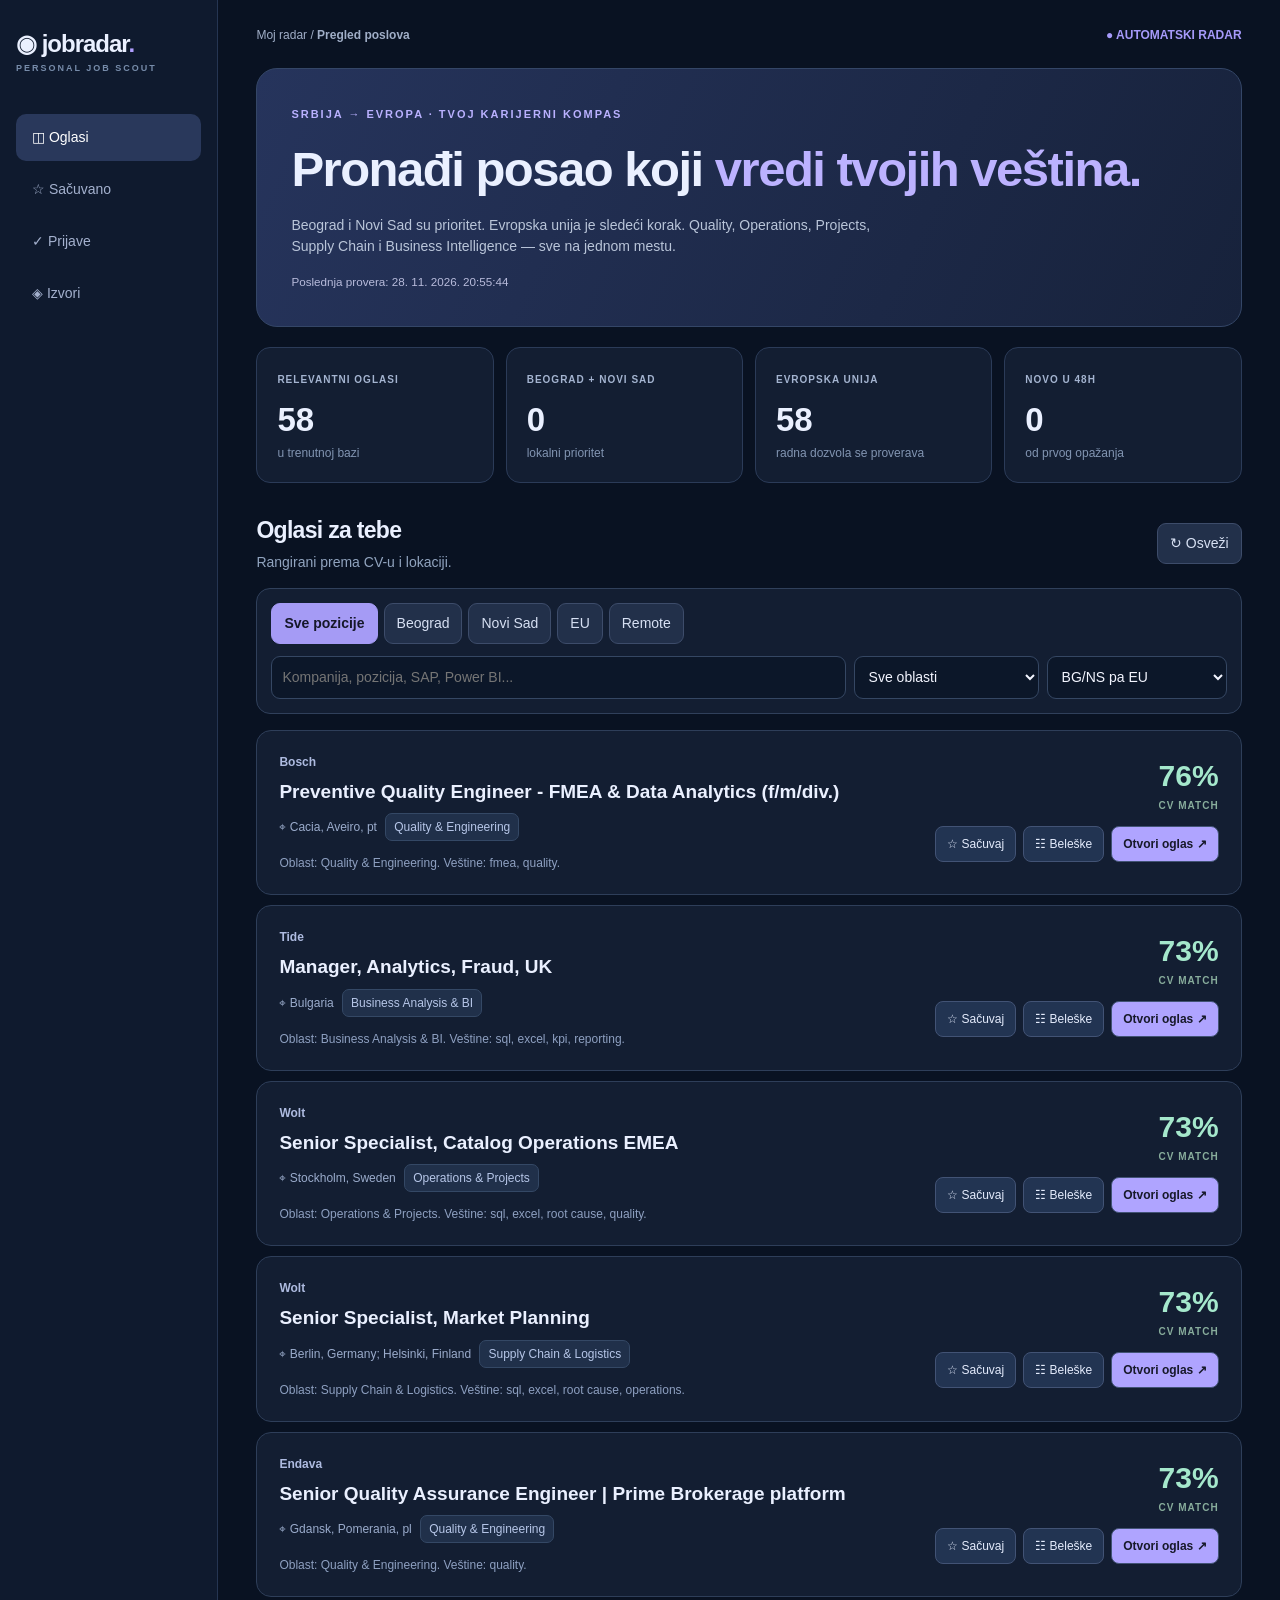
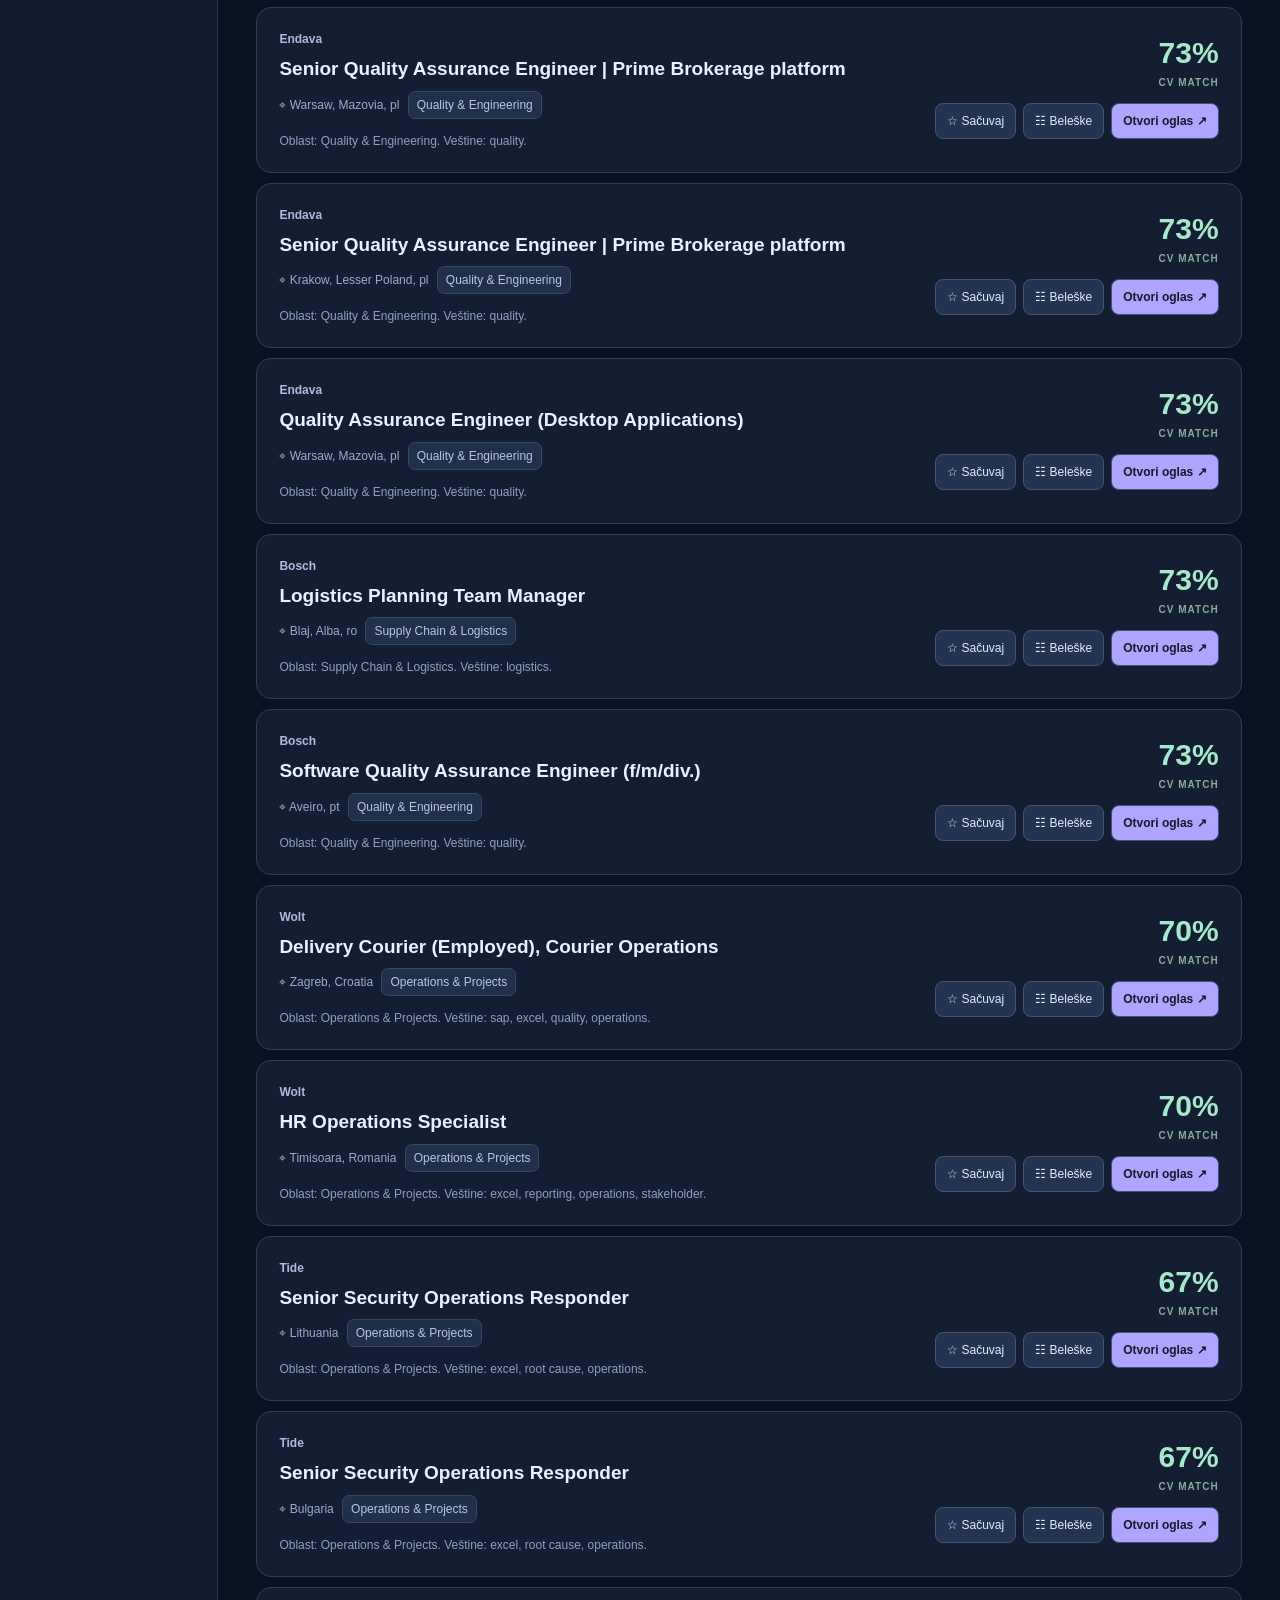
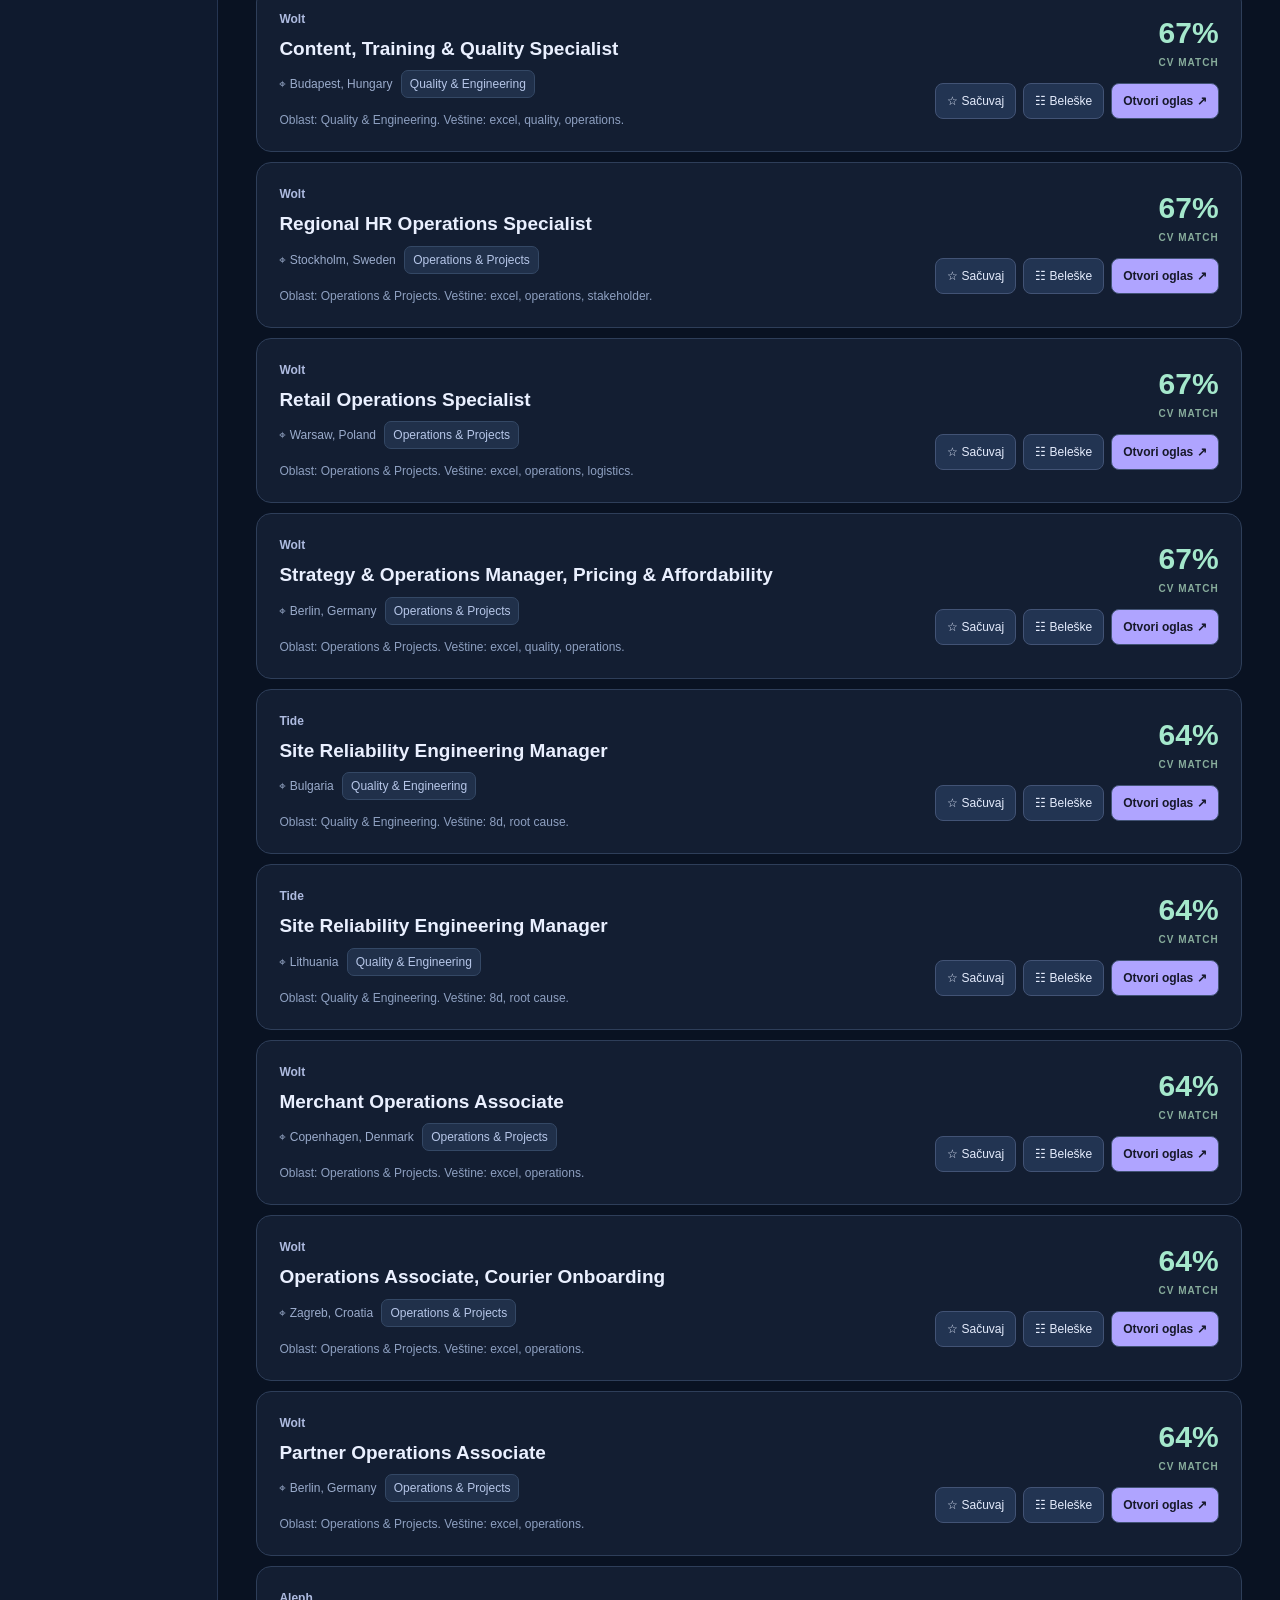
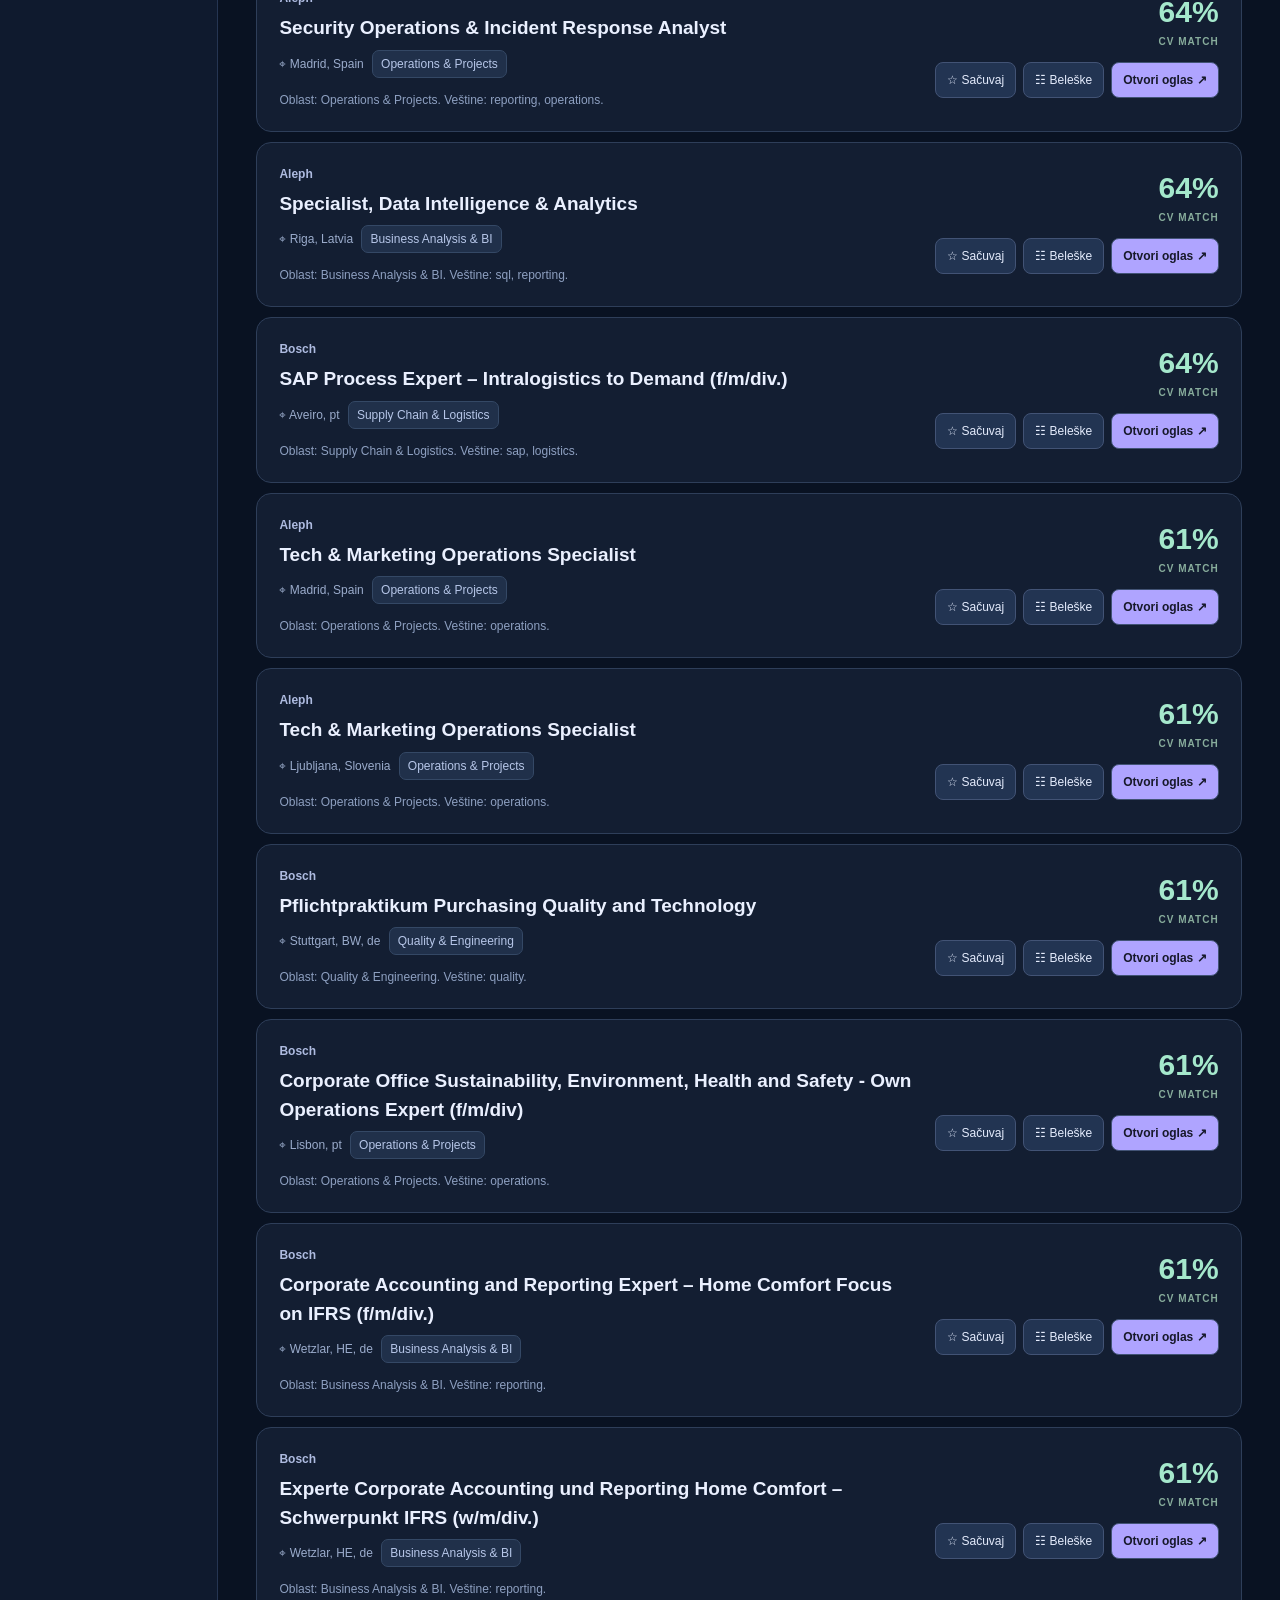
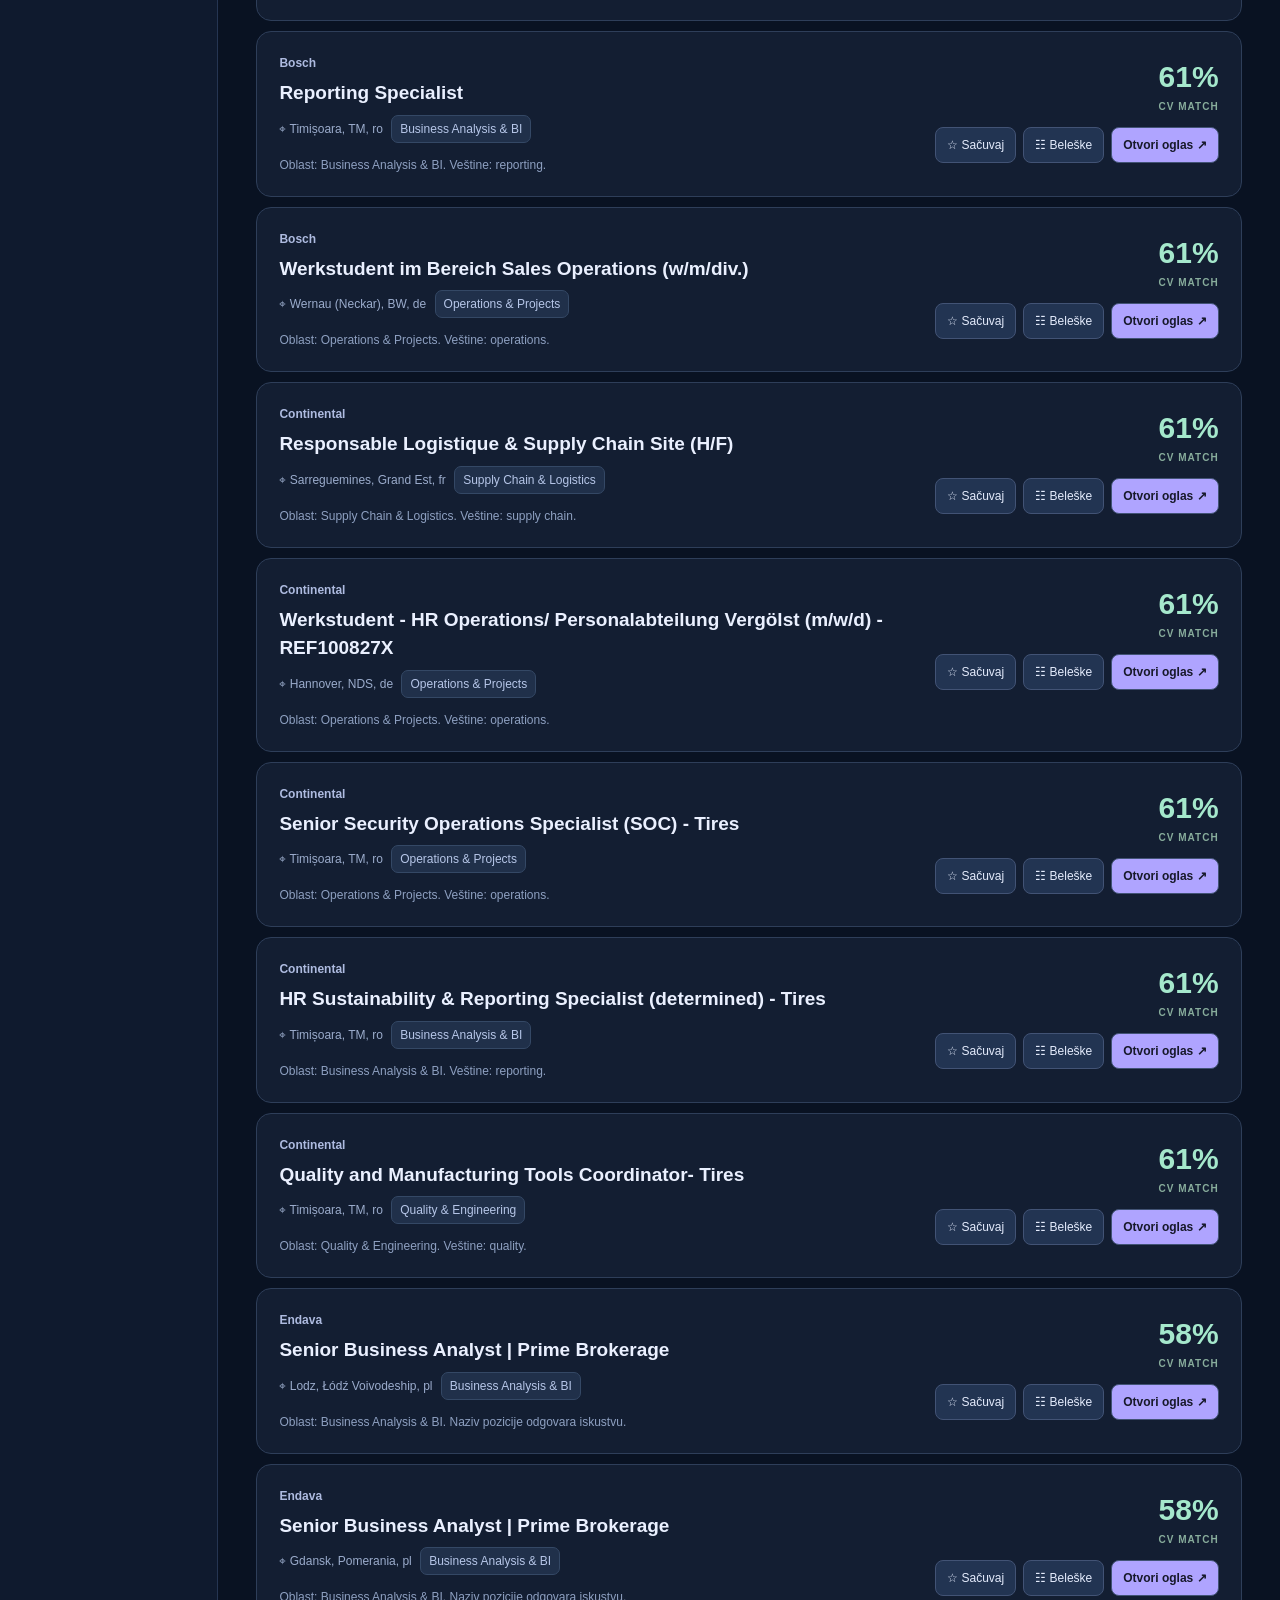
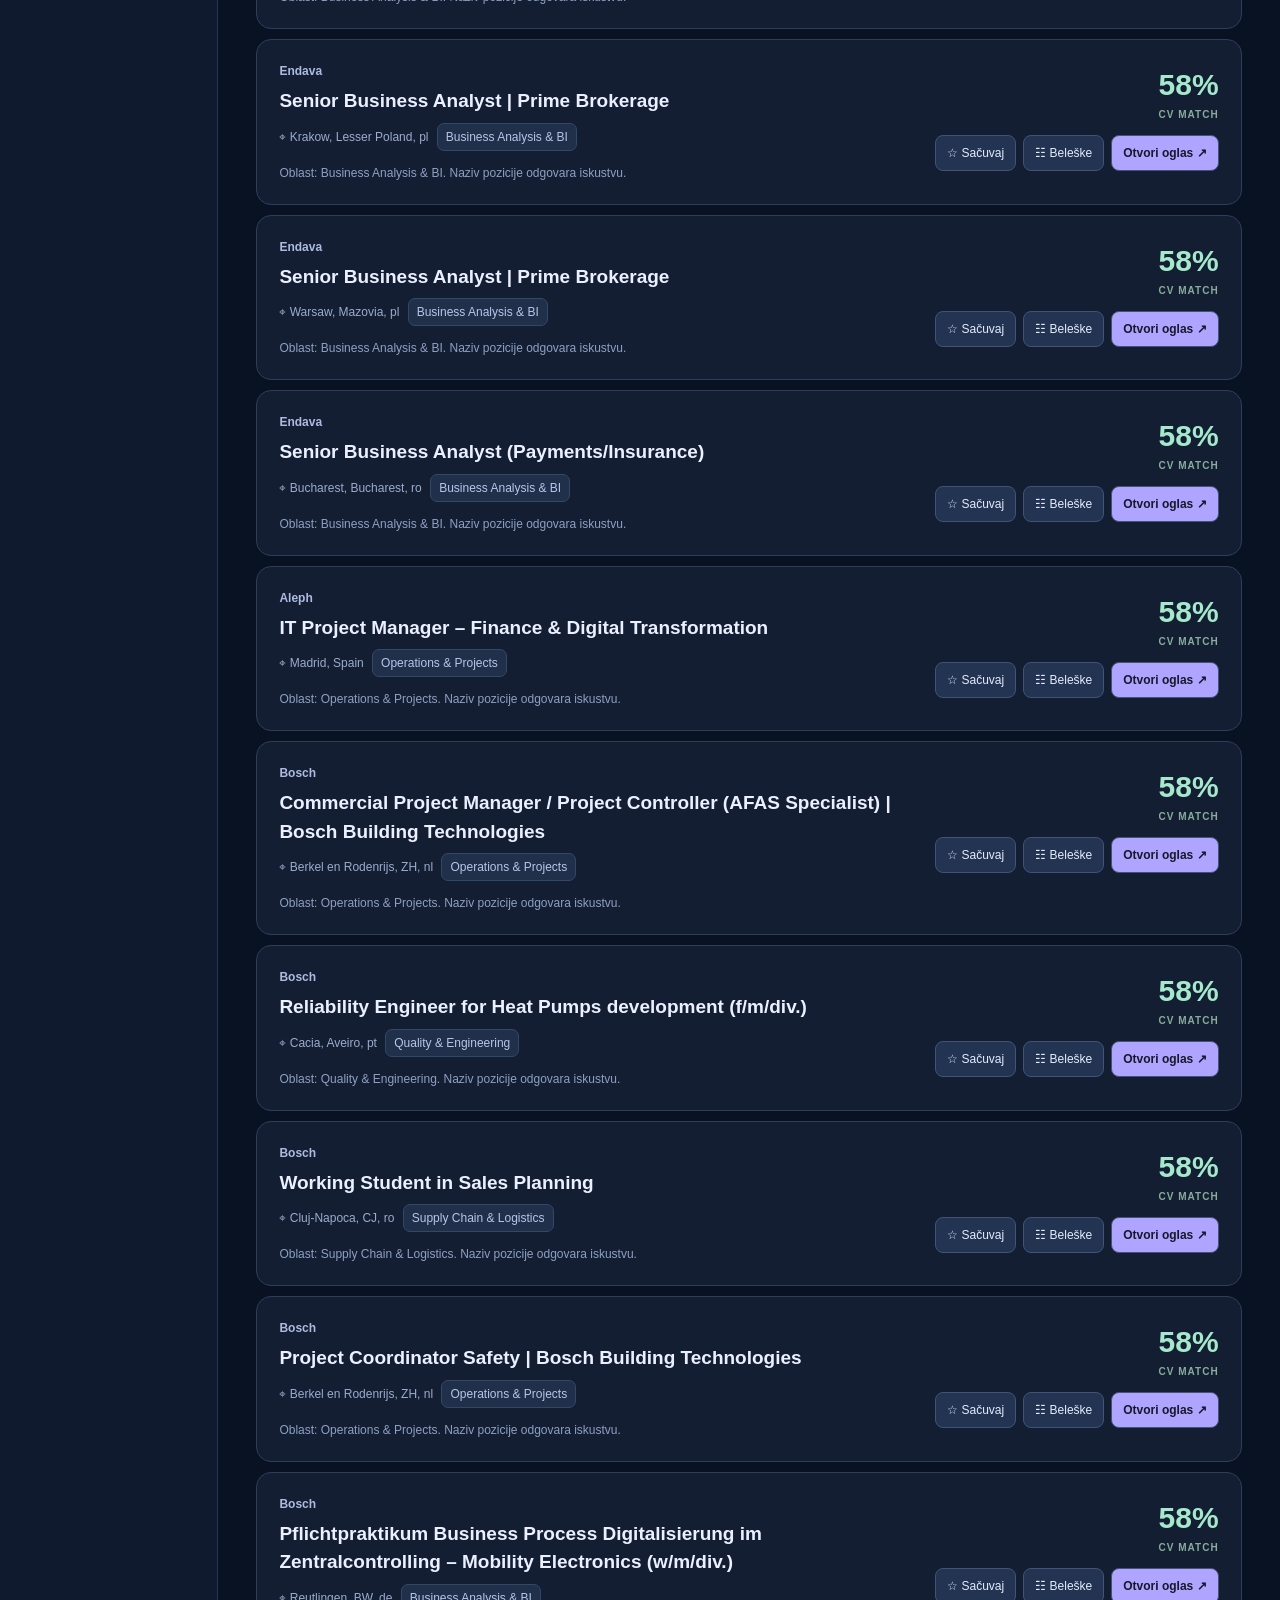
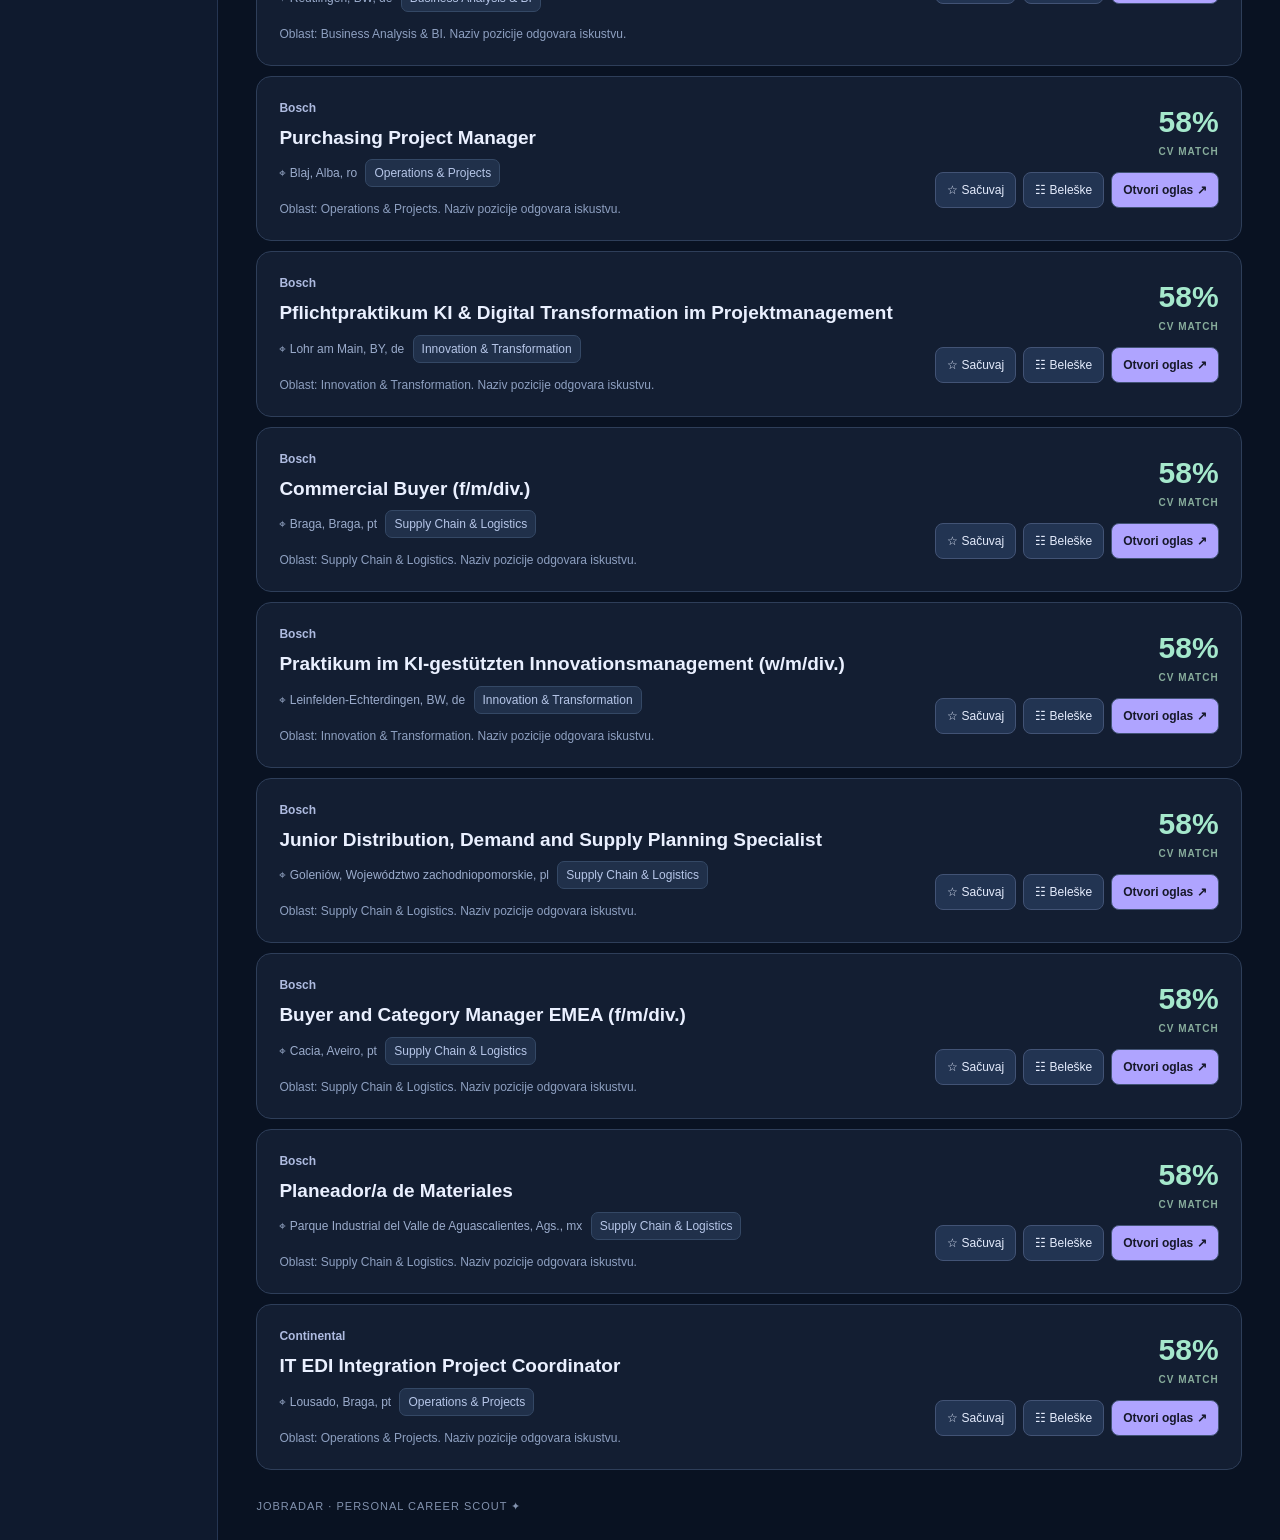
<file: site/index.html>
<!doctype html><html lang="sr"><head><meta charset="utf-8"><meta name="viewport" content="width=device-width,initial-scale=1"><meta name="theme-color" content="#121b33"><title>JobRadar — poslovi po CV-u</title>
<style>*{box-sizing:border-box}body{margin:0;background:#091222;color:#eaf0ff;font:14px/1.5 -apple-system,BlinkMacSystemFont,Segoe UI,sans-serif}a{color:inherit;text-decoration:none}button,select,input,textarea{font:inherit}button{cursor:pointer}button:focus-visible,input:focus-visible,select:focus-visible,a:focus-visible{outline:2px solid #b7a8ff;outline-offset:2px}.shell{max-width:1400px;margin:auto;display:grid;grid-template-columns:218px minmax(0,1fr)}aside{min-height:100vh;background:#0f1a2e;border-right:1px solid #253552;padding:26px 16px}.brand{font-size:24px;font-weight:900;letter-spacing:-1px;margin-bottom:38px}.brand span{color:#b09fff}.brand small{display:block;color:#778caa;font-size:9px;letter-spacing:2px}.nav{display:block;width:100%;border:0;background:transparent;color:#a4b1ce;text-align:left;padding:13px 16px;margin:5px 0;border-radius:10px}.nav.active,.nav:hover{color:white;background:#29385b}main{padding:26px clamp(16px,3vw,44px);min-width:0}.top{display:flex;justify-content:space-between;gap:10px;color:#a0aec7;font-size:12px;margin-bottom:24px}.live{color:#a69afa;font-weight:800}.hero{border:1px solid #344667;border-radius:21px;padding:34px;background:linear-gradient(115deg,#26345c,#17223b);margin-bottom:20px}.hero strong{font-size:11px;letter-spacing:2px;color:#bab1ff}.hero h1{font-size:clamp(30px,4vw,49px);line-height:1.12;letter-spacing:-1.5px;margin:18px 0}.hero em{color:#bcb2ff;font-style:normal}.hero p{color:#b9c5d9;max-width:610px}.hero small{color:#b8bbdb}.stats{display:grid;grid-template-columns:repeat(4,1fr);gap:12px}.stat,.panel{background:#131e32;border:1px solid #2b3b58;border-radius:14px;padding:20px}.stat small{font-size:10px;color:#a4b4d0;letter-spacing:1px;font-weight:800}.stat b{display:block;font-size:33px;margin-top:6px}.stat div{color:#8295b2;font-size:12px}h2{font-size:23px;letter-spacing:-.7px;margin:0}header.section{display:flex;align-items:center;justify-content:space-between;gap:10px;margin:30px 0 15px}header.section p{color:#91a4bf;margin:4px 0 0}.filters{padding:14px;background:#131e32;border:1px solid #30405b;border-radius:14px;margin-bottom:16px}.tabs{display:flex;gap:6px;flex-wrap:wrap;margin-bottom:12px}button.tab,button.btn{padding:9px 12px;border:1px solid #3d4c6a;color:#d7e0f3;background:#22304a;border-radius:9px}.tab.active{background:#a59bf5;color:#151729;font-weight:800;border-color:#a59bf5}.inputs{display:grid;grid-template-columns:1fr 185px 180px;gap:8px}.inputs input,.inputs select,.modal input,.modal select,.modal textarea{background:#0c1729;color:#f3f5ff;border:1px solid #354763;border-radius:9px;padding:10px;min-width:0}.job{background:#131e32;border:1px solid #2e3e59;border-radius:15px;padding:22px;margin:10px 0;display:grid;grid-template-columns:1fr auto;gap:16px}.job:hover{border-color:#8b84dd}.company{font-size:12px;color:#aebbe0;font-weight:800}.job h3{font-size:19px;margin:7px 0}.job h3 a:hover{text-decoration:underline}.loc{color:#9baccc;font-size:12px}.category{display:inline-block;color:#b6c6e8;background:#20304a;border:1px solid #344865;padding:4px 8px;border-radius:7px;margin:0 5px}.reason{color:#8ea0c1;font-size:12px;margin-top:13px}.score{font-size:30px;color:#a5e8cc;font-weight:900;text-align:right}.score small{display:block;font-size:10px;color:#88ad9c;letter-spacing:1px}.actions{display:flex;flex-wrap:wrap;gap:7px;justify-content:flex-end;margin-top:13px}.action,.apply{border:1px solid #425375;background:#223452;color:#e4ebfc;border-radius:8px;padding:8px 11px;font-size:12px}.apply{background:#afa4ff;color:#17192a;font-weight:800}.empty{padding:38px;border:1px dashed #435474;text-align:center;color:#9eb0cd;border-radius:14px}.empty b{display:block;color:#eff3ff;font-size:18px;margin-bottom:7px}.hidden{display:none!important}.sources{font-size:12px;color:#a7b9d5;line-height:1.7}.sources p{border-top:1px solid #344360;padding-top:9px}.links{display:flex;flex-wrap:wrap;gap:8px}.links a{padding:10px;border:1px solid #354762;border-radius:8px;background:#1b2a43}.footer{margin-top:28px;color:#8292ae;font-size:11px;letter-spacing:1px}.modal{background:#17233b;color:#fff;border:1px solid #546589;border-radius:14px;padding:25px;max-width:95vw;width:400px}.modal::backdrop{background:#071124ce}.modal form{display:grid;gap:10px}.modal textarea{min-height:110px}.modal menu{display:flex;justify-content:flex-end;gap:9px;margin:0;padding:0}@media(max-width:850px){.shell{display:block}aside{min-height:0;display:flex;align-items:center;gap:10px;overflow:auto;padding:12px}.brand{font-size:18px;white-space:nowrap;margin:0}.brand small{display:none}aside nav{display:flex}.nav{white-space:nowrap;padding:9px 11px;margin:0}main{padding:18px 14px}.stats{grid-template-columns:repeat(2,1fr)}.job{grid-template-columns:1fr}.score{text-align:left}.score small{display:inline;margin-left:9px}.actions{justify-content:flex-start}.inputs{grid-template-columns:1fr 1fr}.inputs input{grid-column:1/-1}}@media(max-width:450px){.hero{padding:23px}.stat{padding:14px}.stat b{font-size:27px}.job{padding:15px}}</style></head><body>
<div class="shell"><aside><div class="brand">◉ jobradar<span>.</span><small>PERSONAL JOB SCOUT</small></div><nav><button class="nav active" data-view="jobs">◫ Oglasi</button><button class="nav" data-view="saved">☆ Sačuvano</button><button class="nav" data-view="applied">✓ Prijave</button><button class="nav" data-view="sources">◈ Izvori</button></nav></aside>
<main><div class="top"><span>Moj radar / <b id="crumb">Pregled poslova</b></span><span class="live">● AUTOMATSKI RADAR</span></div>
<section class="hero"><strong>SRBIJA → EVROPA · TVOJ KARIJERNI KOMPAS</strong><h1>Pronađi posao koji <em>vredi tvojih veština.</em></h1><p>Beograd i Novi Sad su prioritet. Evropska unija je sledeći korak. Quality, Operations, Projects, Supply Chain i Business Intelligence — sve na jednom mestu.</p><small>Poslednja provera: <span id="last">još nije pokrenuta</span></small></section>
<section class="stats"><div class="stat"><small>RELEVANTNI OGLASI</small><b id="count">0</b><div>u trenutnoj bazi</div></div><div class="stat"><small>BEOGRAD + NOVI SAD</small><b id="local">0</b><div>lokalni prioritet</div></div><div class="stat"><small>EVROPSKA UNIJA</small><b id="eu">0</b><div>radna dozvola se proverava</div></div><div class="stat"><small>NOVO U 48H</small><b id="new">0</b><div>od prvog opažanja</div></div></section>
<div id="view-jobs"><header class="section"><div><h2>Oglasi za tebe</h2><p>Rangirani prema CV-u i lokaciji.</p></div><button class="btn" id="reload">↻ Osveži</button></header><div class="filters"><div class="tabs" id="tabs"><button class="tab active" data-region="all">Sve pozicije</button><button class="tab" data-region="Belgrade">Beograd</button><button class="tab" data-region="Novi Sad">Novi Sad</button><button class="tab" data-region="EU">EU</button><button class="tab" data-region="Remote">Remote</button></div><div class="inputs"><input id="query" placeholder="Kompanija, pozicija, SAP, Power BI..."><select id="category"><option value="">Sve oblasti</option></select><select id="sort"><option value="local">BG/NS pa EU</option><option value="score">Najbolji match</option><option value="date">Najnovije</option></select></div></div><div id="jobs"></div></div>
<div id="view-saved" class="hidden"><header class="section"><div><h2>Sačuvani poslovi</h2><p>Čuvaju se lokalno u ovom pregledaču.</p></div><button class="btn" id="export">Izvezi CSV</button></header><div id="saved"></div></div>
<div id="view-applied" class="hidden"><header class="section"><div><h2>Moje prijave</h2><p>Status prijava i privatne beleške.</p></div></header><div id="applied"></div></div>
<div id="view-sources" class="hidden"><header class="section"><div><h2>Izvori i podešavanja</h2><p>Transparentno šta je automatski povezano.</p></div></header><div class="panel"><h3>Rezultati skeniranja</h3><div class="sources" id="status">Čeka se prvo skeniranje.</div></div><div class="panel"><h3>Brze pretrage</h3><div class="links"><a href="https://poslovi.infostud.com/" target="_blank" rel="noopener">Infostud ↗</a><a href="https://www.linkedin.com/jobs/" target="_blank" rel="noopener">LinkedIn ↗</a><a href="https://eures.europa.eu/jobseeker_en" target="_blank" rel="noopener">EURES ↗</a><a href="https://jobs.siemens.com/" target="_blank" rel="noopener">Siemens ↗</a><a href="https://www.se.com/ww/en/about-us/careers/" target="_blank" rel="noopener">Schneider Electric ↗</a></div><p class="sources">Direktni ATS izvori i Remotive rade bez ključa. Jooble RS i Adzuna EU zahtevaju API ključeve u GitHub Actions Secrets. LinkedIn i Infostud se ne skrejpuju automatski.</p></div></div><div class="footer">JOBRADAR · PERSONAL CAREER SCOUT ✦</div></main></div>
<dialog id="dialog" class="modal"><form id="notesform" method="dialog"><h3>Prijava i beleške</h3><label>Status</label><select id="note-status"><option value="planned">Planiram prijavu</option><option value="applied">Prijava poslata</option><option value="interview">Razgovor</option><option value="rejected">Odbijeno</option><option value="none">Bez statusa</option></select><label>Beleške</label><textarea id="note-text" placeholder="Datum, kontakt, sledeći korak..."></textarea><menu><button class="btn" type="button" id="close">Otkaži</button><button class="apply" type="submit">Sačuvaj</button></menu></form></dialog>
<script>
const $=id=>document.getElementById(id),e=s=>String(s??"").replace(/[&<>"']/g,c=>({"&":"&amp;","<":"&lt;",">":"&gt;",'"':"&quot;","'":"&#39;"}[c])),link=s=>{try{let u=new URL(s);return /^https?:$/.test(u.protocol)?u.href:"#"}catch{return"#"}};
let data={jobs:[],sources:[],source_errors:[]},region="all",selected=null,saved={};try{saved=JSON.parse(localStorage.getItem("jobradar-state-v1")||"{}")}catch{}
const id=j=>j.id||j.url,store=()=>localStorage.setItem("jobradar-state-v1",JSON.stringify(saved));
function card(j){let s=saved[id(j)]||{};return '<article class="job"><div><div class="company">'+e(j.company)+'</div><h3><a href="'+e(link(j.url))+'" target="_blank" rel="noopener">'+e(j.title)+'</a></h3><div class="loc">⌖ '+e(j.location)+' <span class="category">'+e(j.category)+'</span> '+(j.visa_mentioned?'<span class="category">Viza pomenuta (proveri)</span>':'')+'</div><div class="reason">'+e(j.why||"Poklapanje sa ključnim veštinama iz CV-a.")+'</div></div><div><div class="score">'+e(j.score)+'%<small>CV MATCH</small></div><div class="actions"><button class="action" data-save="'+e(id(j))+'">'+(s.bookmarked?"★ Sačuvano":"☆ Sačuvaj")+'</button><button class="action" data-note="'+e(id(j))+'">☷ Beleške</button><a class="apply" href="'+e(link(j.url))+'" target="_blank" rel="noopener">Otvori oglas ↗</a></div></div></article>'}
function list(where,jobs){$(where).innerHTML=jobs.length?jobs.map(card).join(""):'<div class="empty"><b>Nema oglasa za ovaj prikaz.</b>Proveri filtere ili sačekaj sledeću automatsku proveru. Ako je baza prazna, pokreni prvi GitHub Actions workflow.</div>'}
function render(){let a=data.jobs||[],q=$("query").value.toLowerCase(),cat=$("category").value,sort=$("sort").value;let jobs=a.filter(j=>(region==="all"||j.region===region)&&(!cat||j.category===cat)&&(!q||[j.company,j.title,j.location,j.why].join(" ").toLowerCase().includes(q)));
let rank=j=>({"Belgrade":0,"Novi Sad":0,"EU":1,"Remote":2}[j.region]??3);jobs.sort((a,b)=>sort==="score"?b.score-a.score:sort==="date"?String(b.first_seen||"").localeCompare(String(a.first_seen||"")):rank(a)-rank(b)||b.score-a.score);list("jobs",jobs);list("saved",a.filter(j=>saved[id(j)]?.bookmarked));list("applied",a.filter(j=>saved[id(j)]?.status&&saved[id(j)].status!=="none"));
$("count").textContent=a.length;$("local").textContent=a.filter(j=>["Belgrade","Novi Sad"].includes(j.region)).length;$("eu").textContent=a.filter(j=>j.region==="EU").length;$("new").textContent=a.filter(j=>j.first_seen&&Date.now()-Date.parse(j.first_seen)<48*3600000).length}
async function load(){try{let r=await fetch("data/jobs.json?"+Date.now(),{cache:"no-store"});if(!r.ok)throw Error(r.status);data=await r.json();let cats=[...new Set((data.jobs||[]).map(j=>j.category).filter(Boolean))].sort();$("category").innerHTML='<option value="">Sve oblasti</option>'+cats.map(c=>'<option value="'+e(c)+'">'+e(c)+'</option>').join("");$("last").textContent=data.generated_at?new Date(data.generated_at).toLocaleString("sr-RS"):"još nije pokrenuta";$("status").innerHTML='<p>Poslednja provera: '+e(data.generated_at||"nije pokrenuta")+'</p>'+(data.sources||[]).map(s=>'<p>'+e(s.name)+' — '+e(s.count)+' oglasa / '+e(s.status)+'</p>').join("")+(data.source_errors||[]).map(s=>'<p>Problem sa izvorom '+e(s.name)+': nije moguće trenutno proveriti</p>').join("");render()}catch(err){$("last").textContent="greška pri učitavanju";render()}}
document.querySelectorAll("[data-view]").forEach(b=>b.onclick=()=>{document.querySelectorAll("[data-view]").forEach(x=>x.classList.toggle("active",x===b));document.querySelectorAll("[id^='view-']").forEach(v=>v.classList.toggle("hidden",v.id!=="view-"+b.dataset.view));$("crumb").textContent=b.textContent});
document.querySelectorAll("[data-region]").forEach(b=>b.onclick=()=>{region=b.dataset.region;document.querySelectorAll("[data-region]").forEach(x=>x.classList.toggle("active",x===b));render()});
document.addEventListener("click",ev=>{let b=ev.target.closest("[data-save]");if(b){let x=b.dataset.save;saved[x]=saved[x]||{};saved[x].bookmarked=!saved[x].bookmarked;store();render()}b=ev.target.closest("[data-note]");if(b){selected=b.dataset.note;let s=saved[selected]||{};$("note-status").value=s.status||"planned";$("note-text").value=s.notes||"";$("dialog").showModal()}});
$("notesform").onsubmit=ev=>{ev.preventDefault();saved[selected]=saved[selected]||{};saved[selected].status=$("note-status").value;saved[selected].notes=$("note-text").value;store();$("dialog").close();render()};$("close").onclick=()=>$("dialog").close();
$("query").oninput=render;$("category").onchange=render;$("sort").onchange=render;$("reload").onclick=load;
$("export").onclick=()=>{let x=[["Company","Title","URL","Status","Notes"],...(data.jobs||[]).filter(j=>saved[id(j)]?.bookmarked).map(j=>[j.company,j.title,j.url,saved[id(j)].status||"",saved[id(j)].notes||""])];let csv="\ufeff"+x.map(r=>r.map(v=>'"'+String(v).replace(/"/g,'""')+'"').join(",")).join("\r\n"),a=document.createElement("a");a.href=URL.createObjectURL(new Blob([csv],{type:"text/csv"}));a.download="jobradar-sacuvano.csv";a.click()};
load();
</script></body></html>
</file>
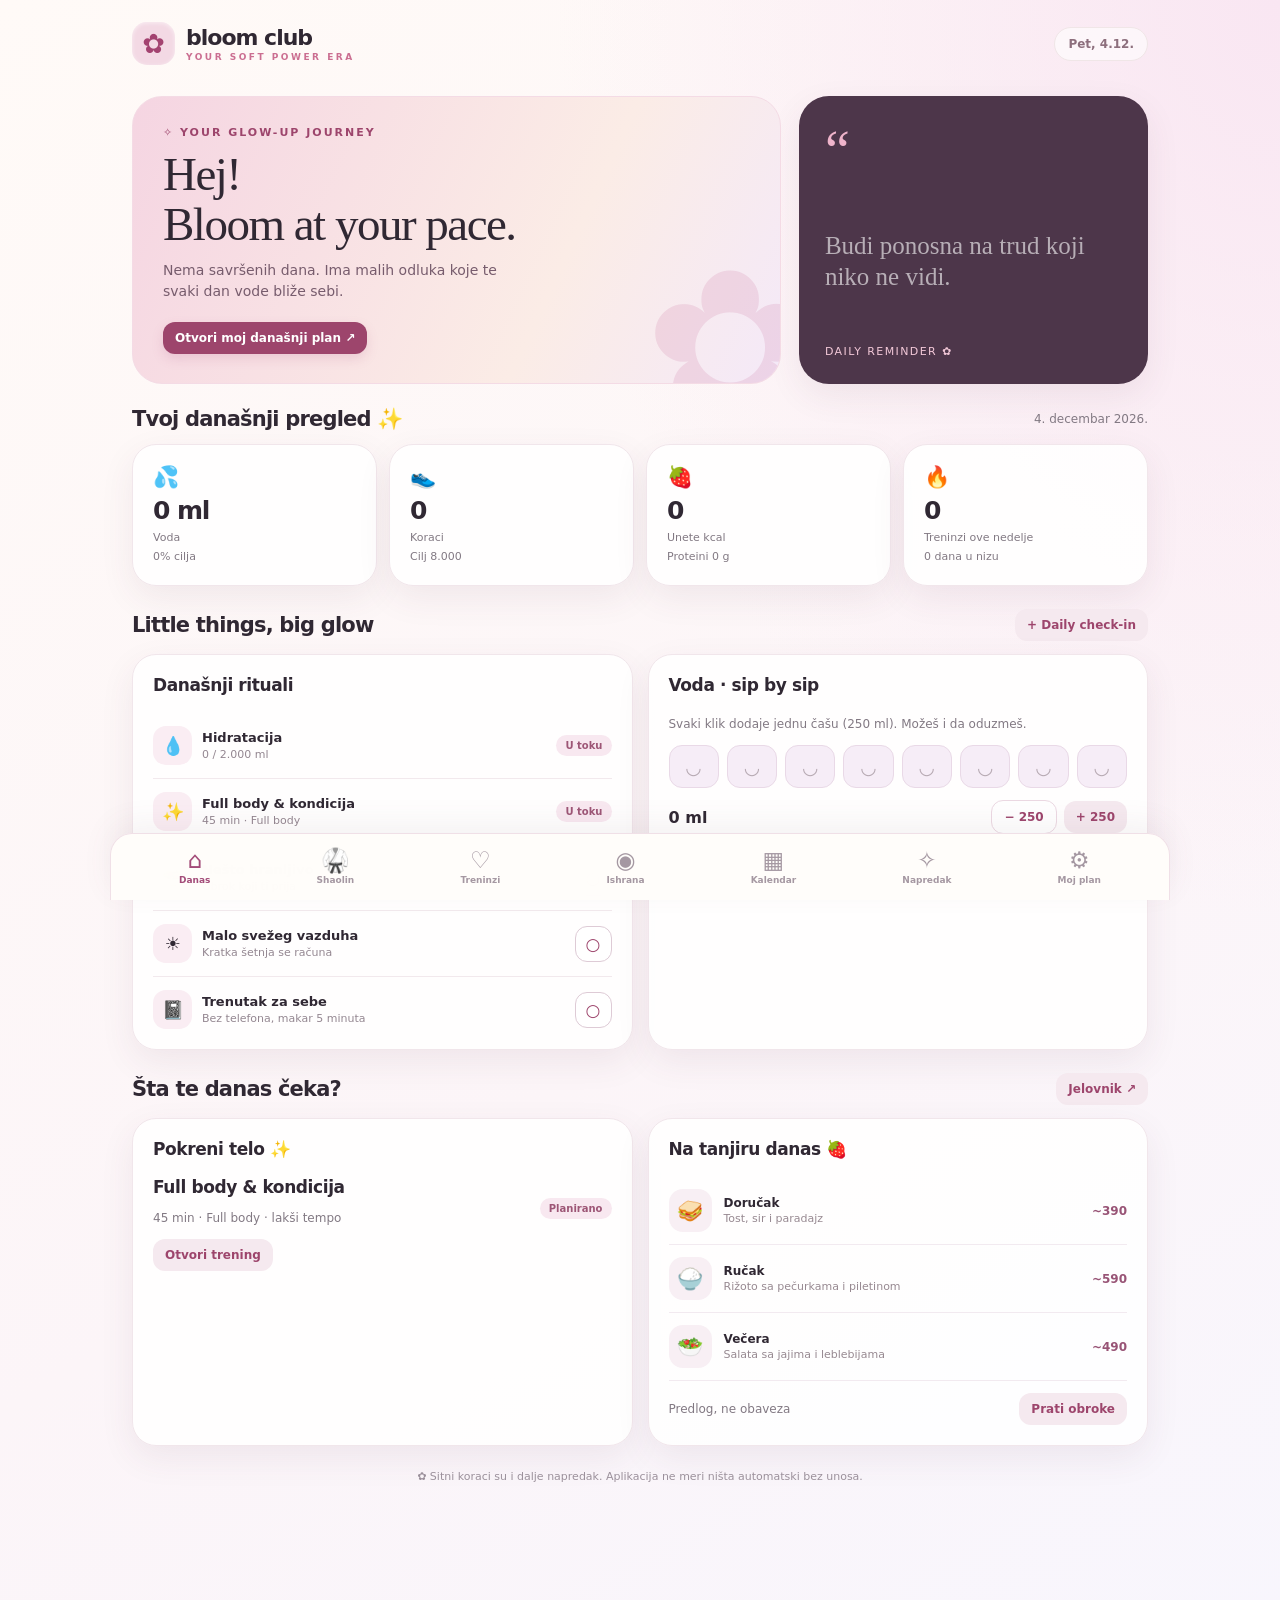
<file: site/bloom/index.html>
<!doctype html>
<html lang="sr">
<head>
<meta charset="utf-8">
<meta name="viewport" content="width=device-width, initial-scale=1, viewport-fit=cover">
<meta name="theme-color" content="#f9ecf0">
<meta name="apple-mobile-web-app-capable" content="yes">
<meta name="apple-mobile-web-app-status-bar-style" content="default">
<meta name="apple-mobile-web-app-title" content="Bloom Club">
<meta name="description" content="Tvoj girly wellness planer: trening, ishrana, kalendar, navike i napredak.">
<link rel="manifest" href="./manifest.webmanifest">
<link rel="icon" type="image/svg+xml" href="./icon.svg">
<link rel="apple-touch-icon" href="./icon.svg">
<link rel="stylesheet" href="./style.css?v=shaolin3">
<title>Bloom Club · tvoj glow-up planer</title>
</head>
<body>
<div class="page">
<header class="topbar">
 <div class="brand"><div class="brand-mark">✿</div><div><strong>bloom club</strong><small>YOUR SOFT POWER ERA</small></div></div>
 <div class="date-chip" id="topDate"></div>
</header>
<main id="app" aria-live="polite"></main>
<nav class="bottom-nav" id="nav" aria-label="Glavna navigacija">
 <button data-tab="home" class="active"><span>⌂</span><small>Danas</small></button>
 <button data-tab="shaolin"><span>🥋</span><small>Shaolin</small></button>
 <button data-tab="training"><span>♡</span><small>Treninzi</small></button>
 <button data-tab="food"><span>◉</span><small>Ishrana</small></button>
 <button data-tab="calendar"><span>▦</span><small>Kalendar</small></button>
 <button data-tab="progress"><span>✧</span><small>Napredak</small></button>
 <button data-tab="settings"><span>⚙</span><small>Moj plan</small></button>
</nav>
</div>
<div id="modal" class="modal-wrap" hidden><div class="overlay" data-close="1"></div><section class="modal" role="dialog" aria-modal="true" aria-labelledby="modalTitle"><div class="modal-head"><h2 id="modalTitle"></h2><button class="icon-btn" data-close="1" aria-label="Zatvori">×</button></div><div id="modalBody"></div></section></div>
<div id="toast" class="toast" role="status" aria-live="polite"></div>
<script src="./app.js?v=shaolin3" defer></script>
</body>
</html>
</file>
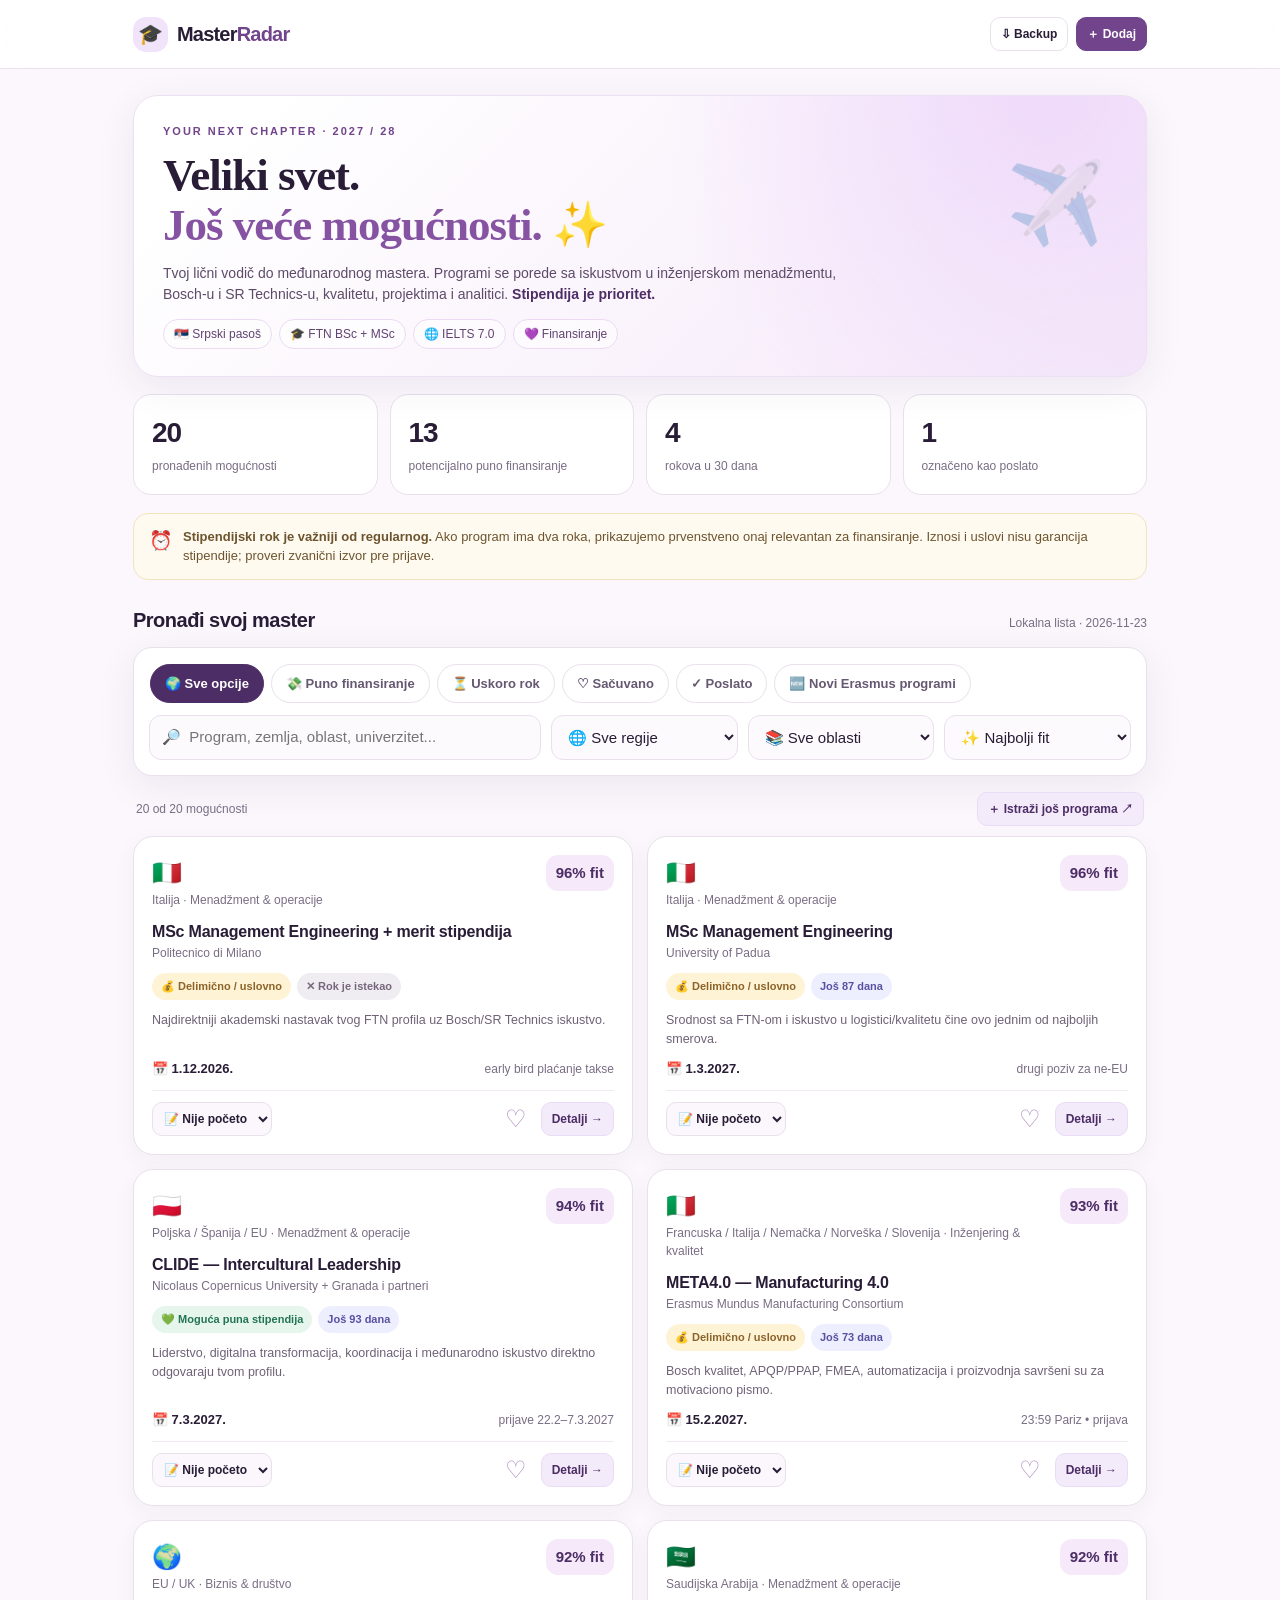
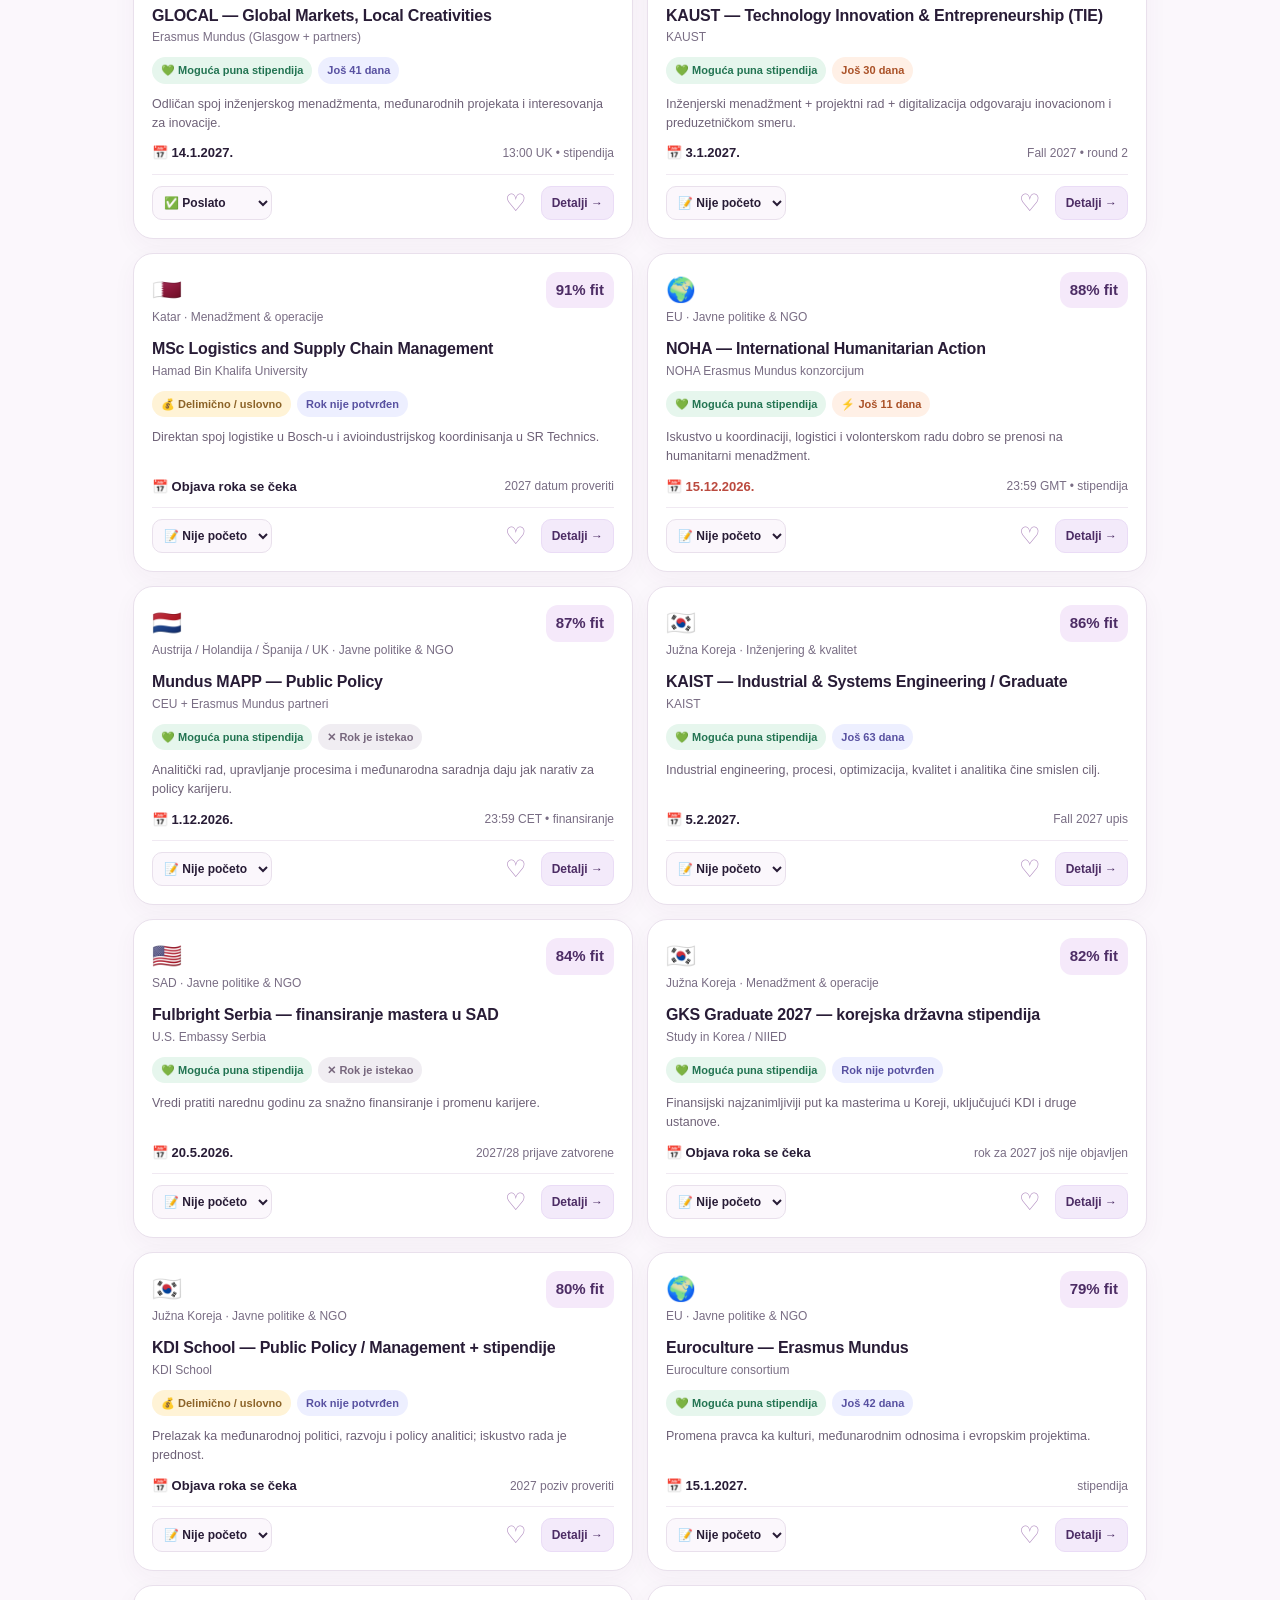
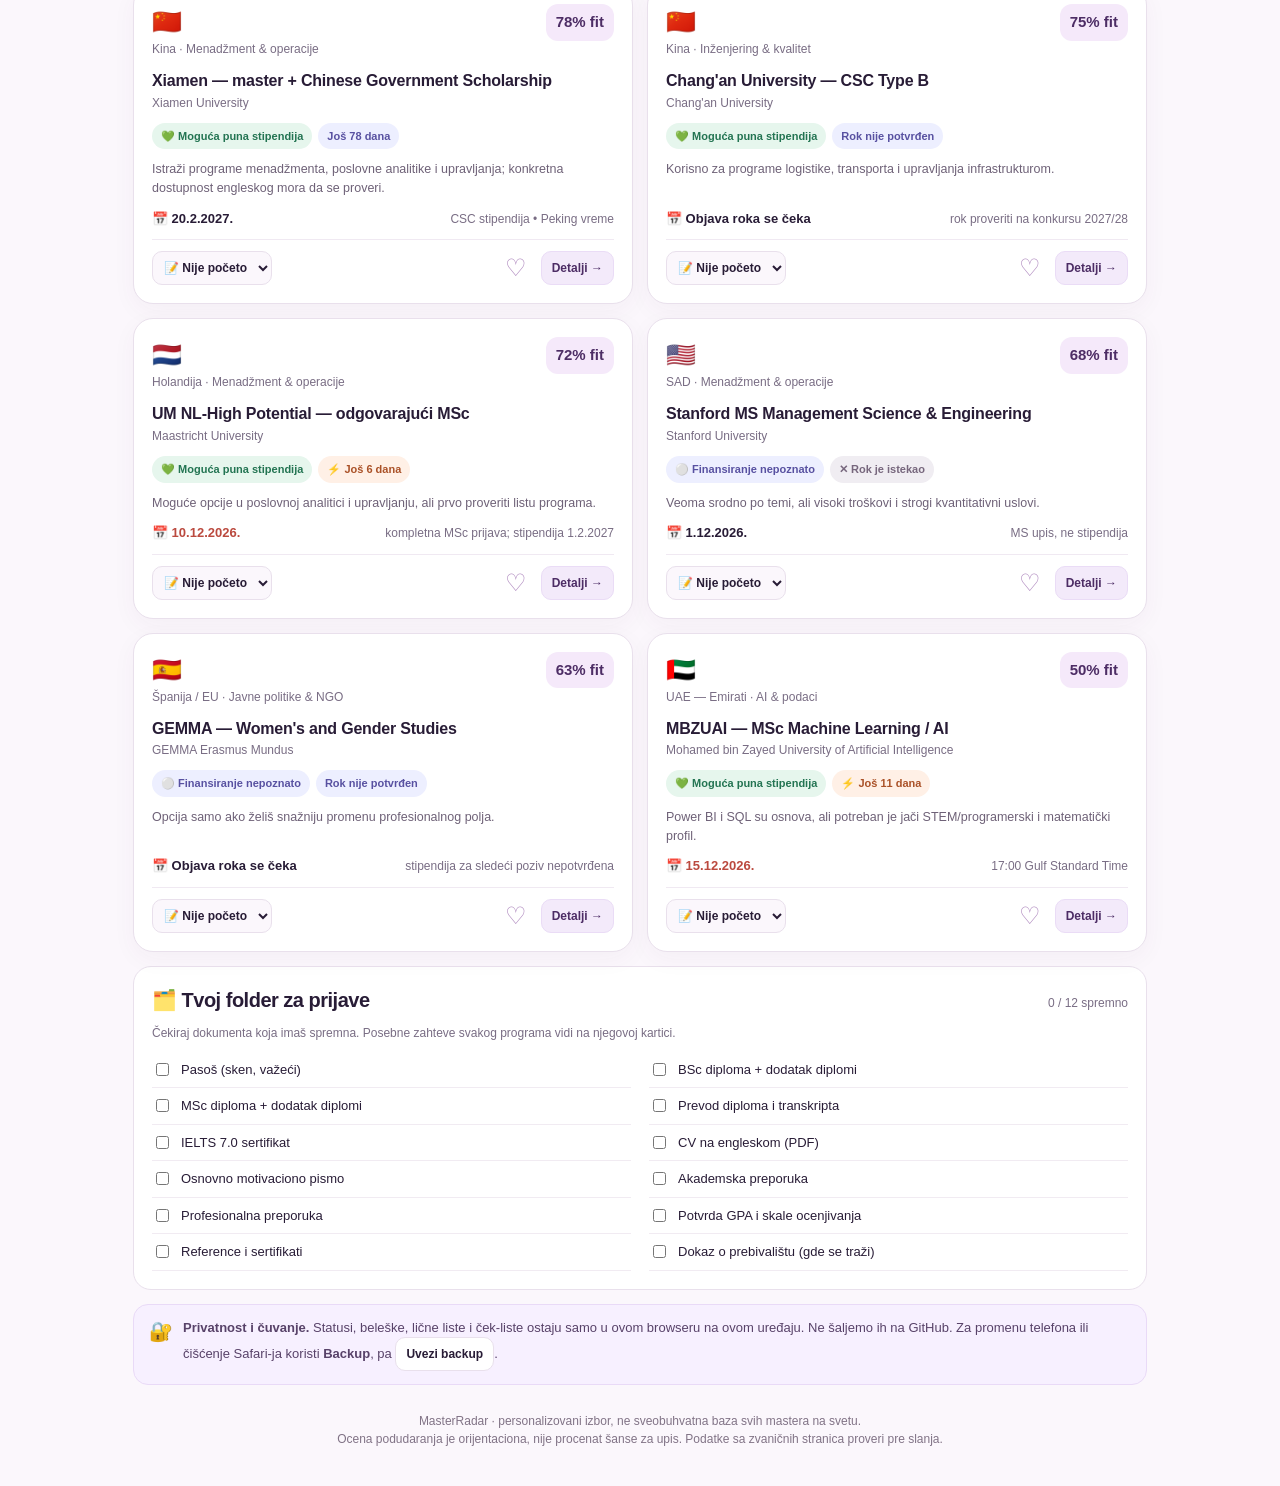
<file: site/masterradar/index.html>
<!doctype html>
<html lang="sr">
<head>
<meta charset="utf-8"><meta name="viewport" content="width=device-width,initial-scale=1,viewport-fit=cover">
<meta name="theme-color" content="#faf4fb"><meta name="apple-mobile-web-app-capable" content="yes"><meta name="apple-mobile-web-app-title" content="MasterRadar">
<meta name="description" content="Tvoj lični radar master programa, stipendija i prijava za 2027/28.">
<title>MasterRadar · tvoj sledeći korak</title>
<link rel="icon" href="data:image/svg+xml,%3Csvg xmlns='http://www.w3.org/2000/svg' viewBox='0 0 64 64'%3E%3Crect rx='18' width='64' height='64' fill='%2371448b'/%3E%3Ctext x='32' y='44' font-size='36' text-anchor='middle'%3E%F0%9F%8E%93%3C/text%3E%3C/svg%3E">
<style>
:root{--bg:#fbf7fc;--white:#fff;--ink:#281c36;--muted:#796d84;--rose:#eaddf3;--purple:#71448b;--deep:#4d2d65;--border:#e9e0ec;--mint:#e5f5ee;--gold:#fdf2d5;--shadow:0 10px 38px rgba(82,50,100,.08)}
*{box-sizing:border-box}html{scroll-behavior:smooth}body{margin:0;background:var(--bg);color:var(--ink);font:15px/1.5 -apple-system,BlinkMacSystemFont,"Segoe UI",sans-serif}a{color:inherit}button,input,select,textarea{font:inherit}button{cursor:pointer}button:focus-visible,a:focus-visible,input:focus-visible,select:focus-visible,textarea:focus-visible{outline:3px solid #ae81da;outline-offset:2px}
.container{max-width:1050px;margin:auto;padding:0 18px}.top{background:rgba(255,255,255,.9);border-bottom:1px solid var(--border);position:sticky;top:0;z-index:20;backdrop-filter:blur(16px)}.topinner{min-height:68px;display:flex;align-items:center;gap:14px;justify-content:space-between}.brand{font-size:20px;letter-spacing:-.8px;font-weight:850;display:flex;align-items:center;gap:9px}.brand i{display:inline-grid;place-items:center;background:#f1e4fa;border-radius:13px;width:35px;height:35px;font-style:normal}.brand span{color:var(--purple)}.actions{display:flex;gap:8px;flex-wrap:wrap}
.btn{border:1px solid var(--border);border-radius:13px;padding:10px 14px;background:white;color:var(--ink);font-weight:700;display:inline-flex;gap:7px;align-items:center;justify-content:center;text-decoration:none}.btn.primary{border-color:var(--purple);background:var(--purple);color:white}.btn.soft{background:#f3eafa;color:var(--deep);border-color:#eadcf6}.btn.small{font-size:12px;padding:7px 10px;border-radius:10px}.btn:hover{filter:brightness(.97)}.btn.danger{color:#a63652}.btn:disabled{opacity:.5}
.hero{background:radial-gradient(circle at 90% 0%,#efdafa 0,transparent 40%),linear-gradient(135deg,#fff 10%,#f5e8f9 100%);border:1px solid #eee0f3;border-radius:25px;padding:27px 29px;margin:26px 0 17px;position:relative;overflow:hidden;box-shadow:var(--shadow)}.eyebrow{font-size:11px;letter-spacing:2px;color:var(--purple);font-weight:850;text-transform:uppercase}.hero h1{font-family:Georgia,serif;font-size:clamp(28px,5.3vw,45px);line-height:1.13;letter-spacing:-1px;margin:10px 0 12px;font-weight:700}.hero p{max-width:680px;color:#5d4a68;margin:0;font-size:14px}.hero strong{color:var(--deep)}.hero .bubbles{position:absolute;right:4%;top:17%;font-size:80px;opacity:.23;pointer-events:none}.tagline{margin-top:14px;display:flex;gap:7px;flex-wrap:wrap}.tag{display:inline-block;background:#fff9;border:1px solid #ecdaf4;border-radius:99px;padding:5px 10px;font-size:12px;color:#604372}
.stats{display:grid;grid-template-columns:repeat(4,minmax(0,1fr));gap:12px;margin-bottom:18px}.stat{background:white;border-radius:18px;padding:17px 18px;border:1px solid var(--border)}.stat b{display:block;font-size:28px;letter-spacing:-1px}.stat span{font-size:12px;color:var(--muted)}
.section-title{display:flex;justify-content:space-between;align-items:baseline;gap:10px;margin:25px 0 12px}.section-title h2{font-size:20px;margin:0;letter-spacing:-.5px}.sub{color:var(--muted);font-size:12px}
.notice{display:flex;gap:10px;align-items:flex-start;background:#fffaf0;border:1px solid #f0e3bd;border-radius:15px;padding:13px 15px;margin:12px 0;font-size:13px;color:#6c542e}.notice.purple{background:#f7f0ff;border-color:#e9daf7;color:#584269}.notice .emoji{font-size:19px}
.controls{background:white;border:1px solid var(--border);padding:15px;border-radius:19px;box-shadow:var(--shadow)}.quick{display:flex;gap:7px;overflow-x:auto;padding:1px 1px 12px;scrollbar-width:none}.pill{white-space:nowrap;border-radius:99px;border:1px solid var(--border);background:#fff;color:#665872;font-weight:700;font-size:13px;padding:9px 14px}.pill.active{background:var(--deep);border-color:var(--deep);color:#fff}.filters{display:grid;grid-template-columns:minmax(180px,2.1fr) repeat(3,minmax(110px,1fr));gap:10px}.input{min-height:44px;width:100%;border-radius:12px;border:1px solid var(--border);padding:10px 12px;background:#fcfafd;color:var(--ink)}.resultrow{display:flex;justify-content:space-between;align-items:center;margin:16px 3px 10px;gap:10px}.cards{display:grid;grid-template-columns:repeat(2,minmax(0,1fr));gap:14px}.program{display:flex;flex-direction:column;gap:11px;background:white;border:1px solid var(--border);border-radius:20px;padding:18px;box-shadow:0 7px 24px rgba(82,50,100,.045);min-width:0}.program:hover{border-color:#d4b8e4}.prog-top{display:flex;align-items:flex-start;justify-content:space-between;gap:10px}.flag{font-size:24px}.score{background:#f5e9fa;color:var(--deep);font-weight:900;padding:7px 10px;border-radius:12px;font-size:15px;white-space:nowrap}.program h3{font-size:16px;line-height:1.35;margin:1px 0 2px;letter-spacing:-.2px}.school{font-size:12px;color:var(--muted);min-height:18px}.chips{display:flex;flex-wrap:wrap;gap:6px}.chip{font-size:11px;border-radius:99px;background:#f6f1f8;padding:5px 9px;color:#654d73;font-weight:700}.chip.full{background:#e6f6ed;color:#237452}.chip.partial{background:#fff3d6;color:#8c6328}.chip.warn{background:#fff0e6;color:#aa5127}.chip.closed{background:#f0edf2;color:#77677d}.chip.info{background:#edefff;color:#5851a1}.reason{font-size:12.5px;color:#6e6177;flex:1;margin:0}.progress{display:flex;align-items:center;gap:8px;font-size:12px;justify-content:space-between}.deadline{font-size:13px;font-weight:800}.deadline.urgent{color:#bb4a3f}.cardfoot{display:flex;justify-content:space-between;align-items:center;gap:8px;padding-top:11px;border-top:1px solid #f0e9f2}.status-select{border:1px solid var(--border);background:#fbf7fc;border-radius:10px;padding:8px 7px;color:var(--ink);font-weight:650;font-size:12px;max-width:55%}.bookmark{font-size:24px;background:none;border:0;line-height:1; padding:4px 7px;color:#ad86bd}.bookmark.on{color:#b05aa3}.footbuttons{display:flex;gap:7px;align-items:center}
.empty{background:white;border:1px dashed #dac8e1;border-radius:16px;text-align:center;padding:44px 15px;color:var(--muted)}.endnote{text-align:center;color:#817386;font-size:12px;margin:27px 0 38px}
.overlay{position:fixed;inset:0;background:rgba(28,13,40,.45);z-index:100;display:none;align-items:center;justify-content:center;padding:12px;overflow:auto}.overlay.open{display:flex}.modal{background:white;width:min(720px,100%);border-radius:24px;max-height:calc(100dvh - 24px);overflow:auto;padding:24px;position:relative;box-shadow:0 24px 90px #2e143d4a}.modal h2{font-family:Georgia,serif;font-size:27px;line-height:1.2;margin:10px 0}.modal h3{font-size:15px;margin:20px 0 8px}.close{position:sticky;top:0;float:right;z-index:2;border:1px solid var(--border);background:white;border-radius:10px;width:35px;height:35px;font-size:22px;line-height:1}.modal .cols{display:grid;grid-template-columns:1fr 1fr;gap:13px}.detail-box{background:#faf6fc;border:1px solid #efe6f2;border-radius:14px;padding:12px 13px;font-size:13px}.detail-box strong{display:block;color:#755b84;font-size:11px;text-transform:uppercase;letter-spacing:.5px;margin-bottom:4px}.checkline{display:flex;gap:10px;align-items:start;padding:8px 2px;border-bottom:1px solid #f1ebf2;font-size:13px;cursor:pointer}.checkline input{accent-color:#75478c;margin:3px 2px}.note{width:100%;min-height:72px;border:1px solid var(--border);background:#fffdfd;border-radius:12px;padding:12px;resize:vertical}.modalfoot{display:flex;gap:8px;flex-wrap:wrap;margin-top:15px}.drawergrid{display:grid;grid-template-columns:1fr 1fr;gap:14px}.docs{border:1px solid var(--border);background:white;padding:18px;border-radius:18px;margin:14px 0}.docs .checkline{font-size:13px}.docsgrid{display:grid;grid-template-columns:repeat(2,minmax(0,1fr));gap:0 18px}.tiny{font-size:11px;color:var(--muted)}.toast{position:fixed;bottom:22px;left:50%;transform:translateX(-50%);background:#49305b;color:white;padding:11px 17px;border-radius:13px;box-shadow:var(--shadow);z-index:200;display:none;max-width:90vw;font-size:13px}.toast.show{display:block}
@media(max-width:750px){.stats{grid-template-columns:repeat(2,minmax(0,1fr))}.cards{grid-template-columns:1fr}.filters{grid-template-columns:1fr 1fr}.filters .search{grid-column:1/-1}.hero .bubbles{display:none}}
@media(max-width:480px){.container{padding:0 13px}.topinner{min-height:64px}.brand{font-size:17px}.brand i{width:30px;height:30px}.actions .btn{padding:8px;font-size:12px}.hero{padding:23px 19px;margin-top:17px;border-radius:19px}.hero h1{font-size:30px}.stat{padding:12px 13px;border-radius:14px}.stat b{font-size:23px}.controls{padding:12px}.filters{grid-template-columns:1fr 1fr}.filters select{font-size:12px}.modal{padding:17px;border-radius:19px}.modal h2{font-size:24px}.modal .cols,.drawergrid,.docsgrid{grid-template-columns:1fr}.program{padding:16px}.section-title h2{font-size:18px}.resultrow{align-items:flex-start}}
</style>
</head>
<body>
<header class="top"><div class="container topinner"><div class="brand"><i>🎓</i><div>Master<span>Radar</span></div></div><div class="actions"><button class="btn small" id="backupBtn" title="Izvezi sačuvane prijave">⇩ Backup</button><button class="btn small primary" id="addBtn">＋ Dodaj</button></div></div></header>
<main class="container">
<section class="hero"><div class="eyebrow">YOUR NEXT CHAPTER · 2027 / 28</div><h1>Veliki svet.<br><span style="color:#8652a2">Još veće mogućnosti.</span> ✨</h1><p>Tvoj lični vodič do međunarodnog mastera. Programi se porede sa iskustvom u inženjerskom menadžmentu, Bosch-u i SR Technics-u, kvalitetu, projektima i analitici. <strong>Stipendija je prioritet.</strong></p><div class="tagline"><span class="tag">🇷🇸 Srpski pasoš</span><span class="tag">🎓 FTN BSc + MSc</span><span class="tag">🌐 IELTS 7.0</span><span class="tag">💜 Finansiranje</span></div><div class="bubbles">✈️</div></section>
<div class="stats"><div class="stat"><b id="sTotal">—</b><span>pronađenih mogućnosti</span></div><div class="stat"><b id="sFull">—</b><span>potencijalno puno finansiranje</span></div><div class="stat"><b id="sSoon">—</b><span>rokova u 30 dana</span></div><div class="stat"><b id="sSent">—</b><span>označeno kao poslato</span></div></div>
<div class="notice"><span class="emoji">⏰</span><div><b>Stipendijski rok je važniji od regularnog.</b> Ako program ima dva roka, prikazujemo prvenstveno onaj relevantan za finansiranje. Iznosi i uslovi nisu garancija stipendije; proveri zvanični izvor pre prijave.</div></div>
<div class="notice purple" id="scanStatus" style="display:none"><span class="emoji">🛰️</span><div id="scanText"></div></div><div class="section-title"><h2>Pronađi svoj master</h2><span class="sub" id="dataStamp">Učitavam podatke…</span></div>
<section class="controls">
<div class="quick" id="quick">
<button class="pill active" data-view="all">🌍 Sve opcije</button><button class="pill" data-view="funded">💸 Puno finansiranje</button><button class="pill" data-view="soon">⏳ Uskoro rok</button><button class="pill" data-view="saved">♡ Sačuvano</button><button class="pill" data-view="sent">✓ Poslato</button><button class="pill" data-view="discovered">🆕 Novi Erasmus programi</button>
</div>
<div class="filters">
<input class="input search" id="query" placeholder="🔎  Program, zemlja, oblast, univerzitet...">
<select class="input" id="region"><option value="">🌐 Sve regije</option><option>Evropa</option><option>Azija</option><option>Bliski istok</option><option>Severna Amerika</option></select>
<select class="input" id="area"><option value="">📚 Sve oblasti</option><option>Menadžment & operacije</option><option>Inženjering & kvalitet</option><option>Javne politike & NGO</option><option>Biznis & društvo</option><option>AI & podaci</option></select>
<select class="input" id="sort"><option value="priority">✨ Najbolji fit</option><option value="deadline">📅 Najbliži rok</option><option value="country">🗺️ Po zemlji</option></select>
</div>
</section>
<div class="resultrow"><span class="sub" id="resultCount">Učitavam…</span><button id="searchWeb" class="btn small soft">＋ Istraži još programa ↗</button></div>
<section id="cards" class="cards" aria-live="polite"></section>
<section class="docs"><div class="section-title" style="margin:0 0 9px"><h2>🗂️ Tvoj folder za prijave</h2><span class="sub" id="docsProgress">0 / 0 spremno</span></div><p class="sub" style="margin:0 0 10px">Čekiraj dokumenta koja imaš spremna. Posebne zahteve svakog programa vidi na njegovoj kartici.</p><div class="docsgrid" id="globalDocs"></div></section>
<div class="notice purple"><span class="emoji">🔐</span><div><b>Privatnost i čuvanje.</b> Statusi, beleške, lične liste i ček-liste ostaju samo u ovom browseru na ovom uređaju. Ne šaljemo ih na GitHub. Za promenu telefona ili čišćenje Safari-ja koristi <b>Backup</b>, pa <button class="btn small" id="importBtn">Uvezi backup</button>. <input type="file" id="importFile" accept="application/json" hidden></div></div>
<footer class="endnote">MasterRadar · personalizovani izbor, ne sveobuhvatna baza svih mastera na svetu.<br>Ocena podudaranja je orijentaciona, nije procenat šanse za upis. Podatke sa zvaničnih stranica proveri pre slanja.</footer>
</main>
<div class="overlay" id="overlay" role="dialog" aria-modal="true" aria-labelledby="modalTitle"><div class="modal" id="modal"></div></div>
<div class="toast" id="toast" role="status"></div>
<script>
(function(){
"use strict";
var REPO="https://raw.githubusercontent.com/toodorka/jobradar/main/site/masterradar/data/programs.json";
var stateKey="masterradar-v1"; var state={statuses:{"glocal":"poslato"},saved:{},checks:{},globalDocs:{},notes:{},custom:[]};
var programs=[]; var view="all"; var curatedCount=0;
var docList=["Pasoš (sken, važeći)","BSc diploma + dodatak diplomi","MSc diploma + dodatak diplomi","Prevod diploma i transkripta","IELTS 7.0 sertifikat","CV na engleskom (PDF)","Osnovno motivaciono pismo","Akademska preporuka","Profesionalna preporuka","Potvrda GPA i skale ocenjivanja","Reference i sertifikati","Dokaz o prebivalištu (gde se traži)"];
var $=function(id){return document.getElementById(id)};
function safe(s){return String(s==null?"":s).replace(/[&<>"']/g,function(c){return {"&":"&amp;","<":"&lt;",">":"&gt;",'"':"&quot;","'":"&#39;"}[c]})}
function link(s){return /^https:\/\//i.test(String(s||""))?String(s):"#"}
function toast(s){$("toast").textContent=s;$("toast").className="toast show";clearTimeout(toast.timer);toast.timer=setTimeout(function(){$("toast").className="toast"},3100)}
function loadState(){try{var x=JSON.parse(localStorage.getItem(stateKey)||"null");if(x&&typeof x==="object"){["statuses","saved","checks","globalDocs","notes"].forEach(function(k){if(x[k]&&typeof x[k]==="object")state[k]=x[k]});if(Array.isArray(x.custom))state.custom=x.custom}}catch(e){}}
function persist(){try{localStorage.setItem(stateKey,JSON.stringify(state))}catch(e){toast("Safari nije sačuvao izmene. Koristi Backup.")}}
function dayDiff(v){if(!v)return null;var date=new Date(v+"T12:00:00");return Math.ceil((date-new Date())/86400000)}
function deadlineLabel(p){var n=dayDiff(p.deadline);if(n===null)return {html:"Rok nije potvrđen",kind:"info",n:99999};if(n<0)return{html:"Rok je istekao",kind:"closed",n:n};if(n===0)return{html:"DANAS je rok!",kind:"warn",n:0};if(n<=30)return{html:"Još "+n+" dana",kind:"warn",n:n};return{html:"Još "+n+" dana",kind:"info",n:n}}
function fullText(p){return [p.title,p.university,p.country,p.area,p.why,p.money].join(" ").toLowerCase()}
function fundingLabel(f){return f==="full"?"💚 Moguća puna stipendija":f==="partial"?"💰 Delimično / uslovno":"⚪ Finansiranje nepoznato"}
function formatDate(v){if(!v)return"Objava roka se čeka";var parts=v.split("-");return Number(parts[2])+"."+Number(parts[1])+"."+parts[0]+"."}
function flag(p){var t=(p.country||"").toLowerCase();if(t.includes("kina"))return"🇨🇳";if(t.includes("koreja"))return"🇰🇷";if(t.includes("emirati"))return"🇦🇪";if(t.includes("saudijska"))return"🇸🇦";if(t.includes("katar"))return"🇶🇦";if(t.includes("sad"))return"🇺🇸";if(t.includes("italija"))return"🇮🇹";if(t.includes("holandija"))return"🇳🇱";if(t.includes("poljska"))return"🇵🇱";if(t.includes("španija"))return"🇪🇸";return"🌍"}
function getStatus(p){return state.statuses[p.id]||"novo"}
function isSent(p){return ["poslato","intervju","primljena"].includes(getStatus(p))}
function filterPrograms(){var q=$("query").value.trim().toLowerCase(),region=$("region").value,area=$("area").value;var out=programs.filter(function(p){var dd=deadlineLabel(p);if(view==="all"&&p.candidate)return false;if(view==="discovered"&&!p.candidate)return false;return (!q||fullText(p).includes(q))&&(!region||p.region===region)&&(!area||p.area===area)&&
(view==="all"||view==="funded"&&p.funding==="full"||view==="soon"&&dd.n>=0&&dd.n<=30||view==="saved"&&!!state.saved[p.id]||view==="sent"&&isSent(p)||view==="discovered"&&!!p.candidate)});var sort=$("sort").value;out.sort(function(a,b){if(sort==="deadline")return (dayDiff(a.deadline)===null?99999:dayDiff(a.deadline)<0?99998:dayDiff(a.deadline))-(dayDiff(b.deadline)===null?99999:dayDiff(b.deadline)<0?99998:dayDiff(b.deadline));if(sort==="country")return a.country.localeCompare(b.country);return (b.fit||0)-(a.fit||0)});return out}
function card(p){var d=deadlineLabel(p),status=getStatus(p),saved=!!state.saved[p.id],urgent=d.n>=0&&d.n<=14;return '<article class="program"><div class="prog-top"><div><span class="flag">'+flag(p)+'</span><div class="school">'+safe(p.country)+' · '+safe(p.area)+'</div></div><div class="score" title="Tematska srodnost, nije šansa za upis">'+safe(p.fit||"—")+'% fit</div></div><div><h3>'+safe(p.title)+'</h3><div class="school">'+safe(p.university)+'</div></div><div class="chips"><span class="chip '+(p.funding==="full"?"full":p.funding==="partial"?"partial":"info")+'">'+fundingLabel(p.funding)+'</span><span class="chip '+d.kind+'">'+(d.n<0?"✕ ":urgent?"⚡ ":"") +d.html+'</span></div><p class="reason">'+safe(p.why)+'</p><div class="progress"><span class="deadline '+(urgent?"urgent":"")+'">📅 '+safe(formatDate(p.deadline))+'</span><span class="sub">'+safe(p.deadlineNote||"")+'</span></div><div class="cardfoot"><select class="status-select" aria-label="Status prijave" data-status="'+safe(p.id)+'">'+statusOptions(status)+'</select><div class="footbuttons"><button class="bookmark '+(saved?"on":"")+'" aria-label="Sačuvaj program" data-save="'+safe(p.id)+'">'+(saved?"♥":"♡")+'</button><button class="btn small soft" data-detail="'+safe(p.id)+'">Detalji →</button></div></div></article>'}
function statusOptions(current){return[["novo","📝 Nije početo"],["pripremam","🧩 Pripremam"],["poslato","✅ Poslato"],["intervju","💬 Intervju"],["primljena","🎉 Primljena"],["odbijeno","⚪ Odbijeno"]].map(function(t){return'<option value="'+t[0]+'" '+(t[0]===current?"selected":"")+'>'+t[1]+'</option>'}).join("")}
function render(){var out=filterPrograms();$("cards").innerHTML=out.map(card).join("")||'<div class="empty">🔎 Nema rezultata za ove filtere. Probaj drugu oblast ili region.</div>';$("resultCount").textContent=out.length+" od "+programs.length+" mogućnosti";
$("sTotal").textContent=programs.length;$("sFull").textContent=programs.filter(function(p){return p.funding==="full"}).length;$("sSoon").textContent=programs.filter(function(p){var n=dayDiff(p.deadline);return n!==null&&n>=0&&n<=30}).length;$("sSent").textContent=programs.filter(isSent).length;renderDocs();}
function renderDocs(){var c=docList.filter(function(d){return !!state.globalDocs[d]}).length;$("docsProgress").textContent=c+" / "+docList.length+" spremno";$("globalDocs").innerHTML=docList.map(function(d,i){return'<label class="checkline"><input type="checkbox" data-doc="'+i+'" '+(state.globalDocs[d]?"checked":"")+'><span>'+safe(d)+'</span></label>'}).join("")}
function detail(id){var p=programs.find(function(x){return x.id===id});if(!p)return;var d=deadlineLabel(p),c=state.checks[id]||{},notes=state.notes[id]||"";var checks=(p.documents||[]).map(function(doc,i){return '<label class="checkline"><input type="checkbox" data-pdoc="'+safe(id)+'" data-index="'+i+'" '+(c[i]?"checked":"")+'><span>'+safe(doc)+'</span></label>'}).join("");
$("modal").innerHTML='<button class="close" aria-label="Zatvori" id="x">×</button><div class="eyebrow">'+safe(p.country)+' · '+safe(p.area)+'</div><h2 id="modalTitle">'+flag(p)+' '+safe(p.title)+'</h2><p class="sub">'+safe(p.university)+' · ✨ '+safe(p.fit||"—")+'% srodnost sa CV-jem</p><div class="chips"><span class="chip '+(p.funding==="full"?"full":p.funding==="partial"?"partial":"info")+'">'+fundingLabel(p.funding)+'</span><span class="chip '+d.kind+'">'+d.html+'</span></div><div class="cols" style="margin-top:14px"><div class="detail-box"><strong>📅 Stipendijski / glavni rok</strong>'+safe(formatDate(p.deadline))+'<br><span class="tiny">'+safe(p.deadlineNote)+'</span></div><div class="detail-box"><strong>💶 Finansiranje</strong>'+safe(p.money)+'</div></div><h3>💜 Zašto odgovara tvom CV-ju</h3><p class="sub">'+safe(p.why)+'</p><div class="notice"><span>⚠️</span><div>'+safe(p.caution||"Uvek proveri detalje.")+'<br><b>Drugi master:</b> posebno proveriti uslov za upis/stipendiju.</div></div><h3>📋 Dokumenta za ovu prijavu</h3><div>'+checks+'</div><h3>✍️ Moje beleške</h3><textarea class="note" id="detailNotes" placeholder="Npr. kome sam pisala, šta čeka odgovor, datum slanja...">'+safe(notes)+'</textarea><div style="margin-top:10px"><label class="sub">Status prijave: </label><select class="input" id="detailStatus" style="width:190px">'+statusOptions(getStatus(p))+'</select></div><div class="modalfoot"><a class="btn primary" href="'+safe(link(p.url))+'" target="_blank" rel="noopener noreferrer">Zvanična stranica ↗</a><button class="btn soft" id="calendarBtn" '+(p.deadline?"":"disabled")+'>📅 U kalendar (.ics)</button><button class="btn" id="modalSave">'+(state.saved[id]?"♥ Sačuvano":"♡ Sačuvaj")+'</button>'+(p.custom?'<button class="btn danger" id="deleteCustom">Obriši moj unos</button>':"")+'</div><p class="tiny">Rokove i stipendije uvek proveri na zvaničnom sajtu. Poslednji urednički pregled: 23.11.2026; automatska provera linka ne menja rok bez potvrde.</p>';
$("overlay").classList.add("open");$("x").onclick=closeModal;$("detailStatus").onchange=function(e){state.statuses[id]=e.target.value;persist();render()};$("detailNotes").oninput=function(e){state.notes[id]=e.target.value;persist()};$("modalSave").onclick=function(){state.saved[id]=!state.saved[id];persist();render();detail(id)};$("calendarBtn").onclick=function(){calendar(p)};var del=$("deleteCustom");if(del)del.onclick=function(){if(confirm("Obrisati samo ovaj ručno dodat program?")){state.custom=state.custom.filter(function(x){return x.id!==id});programs=programs.filter(function(x){return x.id!==id});persist();render();closeModal()}};}
function closeModal(){$("overlay").classList.remove("open")}
function download(name,content,type){var blob=new Blob([content],{type:type||"application/json;charset=utf-8"}),u=URL.createObjectURL(blob),a=document.createElement("a");a.href=u;a.download=name;document.body.appendChild(a);a.click();a.remove();setTimeout(function(){URL.revokeObjectURL(u)},1000)}
function calendar(p){if(!p.deadline)return;var dt=p.deadline.replace(/-/g,"");var x="BEGIN:VCALENDAR\r\nVERSION:2.0\r\nPRODID:-//MasterRadar//SR\r\nBEGIN:VEVENT\r\nUID:masterradar-"+p.id+"-"+dt+"@masterradar\r\nDTSTAMP:"+new Date().toISOString().replace(/[-:]/g,"").replace(/\.\d{3}/,"")+"\r\nDTSTART;VALUE=DATE:"+dt+"\r\nDTEND;VALUE=DATE:"+dt+"\r\nSUMMARY:"+("ROK: "+p.title).replace(/[,;]/g," ")+"\r\nDESCRIPTION:"+("Proveri tacno vreme i izvore: "+p.url+" "+(p.deadlineNote||"")).replace(/[,;]/g," ")+"\r\nEND:VEVENT\r\nEND:VCALENDAR";download("masterradar-"+p.id+".ics",x,"text/calendar;charset=utf-8");toast("Kalendar je preuzet — otvori .ics fajl")}
function openAdd(){$("modal").innerHTML='<button class="close" id="x">×</button><div class="eyebrow">MOJA LISTA</div><h2 id="modalTitle">Dodaj novi master ✨</h2><p class="sub">Pronašla si nešto novo? Dodaj u radar i odmah prati status i dokumenta.</p><form id="addForm"><label class="tiny">Naziv programa *</label><input class="input" name="title" required placeholder="npr. MSc Innovation Management"><label class="tiny">Univerzitet *</label><input class="input" name="university" required><div class="drawergrid"><div><label class="tiny">Zemlja</label><input class="input" name="country" placeholder="npr. Austrija"></div><div><label class="tiny">Stipendijski rok</label><input class="input" name="deadline" type="date"></div></div><div class="drawergrid"><div><label class="tiny">Regija</label><select class="input" name="region"><option>Evropa</option><option>Azija</option><option>Bliski istok</option><option>Severna Amerika</option><option>Ostalo</option></select></div><div><label class="tiny">Finansiranje</label><select class="input" name="funding"><option value="unknown">Nepoznato</option><option value="full">Puno, uz stipendiju</option><option value="partial">Delimično</option></select></div></div><label class="tiny">Zvanični link (https://...)</label><input class="input" type="url" name="url" placeholder="https://"><label class="tiny">Moja napomena</label><textarea class="note" name="caution" placeholder="Šta treba da proverim?"></textarea><div class="modalfoot"><button type="submit" class="btn primary">＋ Sačuvaj master</button></div></form>';$("overlay").classList.add("open");$("x").onclick=closeModal;$("addForm").onsubmit=function(e){e.preventDefault();var f=new FormData(e.target);var id="my-"+Date.now(),p={id:id,title:String(f.get("title")||""),university:String(f.get("university")||""),country:String(f.get("country")||"Nepoznato"),region:String(f.get("region")||"Ostalo"),area:"Menadžment & operacije",deadline:String(f.get("deadline")||"")||null,deadlineNote:"moj unos; proveri izvor",funding:String(f.get("funding")||"unknown"),fit:75,why:"Ručno dodat program. Proveri podudarnost sa CV-jem.",money:"Finansiranje tek treba proveriti.",url:String(f.get("url")||""),documents:["CV","Diploma i transkript","IELTS","Motivaciono pismo","Preporuke"],caution:String(f.get("caution")||"Proveriti uslove."),custom:true};state.custom.push(p);programs.push(p);state.saved[id]=true;persist();closeModal();render();toast("Novi master je dodat u tvoju listu ✨")}}
$("overlay").onclick=function(e){if(e.target===$("overlay"))closeModal()};document.addEventListener("keydown",function(e){if(e.key==="Escape")closeModal()});
$("cards").addEventListener("click",function(e){var d=e.target.closest("[data-detail]");if(d)detail(d.dataset.detail);var b=e.target.closest("[data-save]");if(b){state.saved[b.dataset.save]=!state.saved[b.dataset.save];persist();render()}});
$("cards").addEventListener("change",function(e){if(e.target.matches("[data-status]")){state.statuses[e.target.dataset.status]=e.target.value;persist();render();toast("Status prijave sačuvan ✓")}});
$("modal").addEventListener("change",function(e){if(e.target.matches("[data-pdoc]")){var id=e.target.dataset.pdoc,idx=e.target.dataset.index;state.checks[id]=state.checks[id]||{};state.checks[id][idx]=e.target.checked;persist()}});
$("globalDocs").addEventListener("change",function(e){if(e.target.matches("[data-doc]")){state.globalDocs[docList[Number(e.target.dataset.doc)]]=e.target.checked;persist();renderDocs()}});
$("quick").addEventListener("click",function(e){var x=e.target.closest("[data-view]");if(!x)return;view=x.dataset.view;document.querySelectorAll("[data-view]").forEach(function(b){b.classList.toggle("active",b===x)});render()});
["query","region","area","sort"].forEach(function(id){$(id).addEventListener(id==="query"?"input":"change",render)});
$("addBtn").onclick=openAdd;
$("backupBtn").onclick=function(){download("masterradar-backup-"+new Date().toISOString().slice(0,10)+".json",JSON.stringify({kind:"MasterRadarBackup",version:1,createdAt:new Date().toISOString(),state:state},null,2));toast("Backup preuzet. Sačuvaj ga u Files/iCloud-u.")};
$("importBtn").onclick=function(){$("importFile").click()};
$("importFile").onchange=function(e){var f=e.target.files&&e.target.files[0];if(!f)return;var r=new FileReader();r.onload=function(){try{var obj=JSON.parse(r.result);if(obj.kind!=="MasterRadarBackup"||!obj.state||!Array.isArray(obj.state.custom))throw Error("format");if(!confirm("Uvesti backup? Zameniće trenutne statuse i beleške."))return;state=obj.state;persist();programs=programs.filter(function(x){return!x.custom}).concat(state.custom);render();toast("Backup je uvezen ✓")}catch(err){toast("Neispravan backup fajl")}};r.readAsText(f);e.target.value=""};
$("searchWeb").onclick=function(){var q=$("query").value.trim()||"engineering management innovation operations";var r=$("region").value;var s='master 2027 scholarship fully funded '+q+' '+r+' international students official site';window.open("https://www.google.com/search?q="+encodeURIComponent(s),"_blank","noopener")};
async function init(){loadState();try{var response=await fetch(REPO+"?refresh="+Date.now(),{cache:"no-store"});if(!response.ok)throw Error("HTTP "+response.status);var data=await response.json();if(!Array.isArray(data.programs))throw Error("format");curatedCount=data.programs.length;programs=data.programs.concat(state.custom||[]);$("dataStamp").textContent="Istraženo: "+(data.generatedAt||"2026-11-23")+" · "+curatedCount+" odabranih opcija";}catch(e){try{var r=await fetch("./data/programs.json?refresh="+Date.now());var data2=await r.json();curatedCount=(data2.programs||[]).length;programs=(data2.programs||[]).concat(state.custom||[]);$("dataStamp").textContent="Lokalna lista · "+(data2.generatedAt||"");}catch(e2){programs=(state.custom||[]);$("dataStamp").textContent="⚠️ Nije moguće učitati javni katalog — proveri internet";toast("Katalog privremeno nedostupan. Tvoji statusi su sačuvani.")}}render();try{var u="https://raw.githubusercontent.com/toodorka/jobradar/main/site/masterradar/data/discovered.json?refresh="+Date.now();var resp=await fetch(u,{cache:"no-store"});if(resp.ok){var newdata=await resp.json();var existing=new Set(programs.map(function(p){return p.id}));var candidates=(newdata.programs||[]).filter(function(p){return !existing.has(p.id)});programs=programs.concat(candidates);$("dataStamp").textContent=curatedCount+" odabranih + "+candidates.length+" novih za proveru · "+(newdata.generatedAt||"");render()}}catch(e){}try{var h=await fetch("https://raw.githubusercontent.com/toodorka/jobradar/main/site/masterradar/data/health.json?refresh="+Date.now(),{cache:"no-store"});if(h.ok){var info=await h.json();var changed=Object.values(info.sources||{}).filter(function(x){return x.lastChangedAt===info.generatedAt}).length;$("scanStatus").style.display="flex";$("scanText").textContent="Automatska dnevna provera zvaničnih sajtova: "+info.generatedAt+". "+(changed?changed+" stranica je promenilo sadržaj: proveri izvore direktno. ":"")+"Provera linka ne potvrđuje tačnost roka."}}catch(e){}}
init();
})();
</script>
</body></html>
</file>
<file: site/bloom/style.css>
:root{--ink:#302833;--muted:#827983;--pink:#cb6e91;--berry:#9d456c;--pale:#f8eaf0;--cream:#fffcf9;--line:#eadfe6;--lav:#eeeafa;--sage:#e2eee3;--shadow:0 12px 34px rgba(91,53,73,.08);font-family:ui-rounded,"Avenir Next",Avenir,system-ui,-apple-system,Arial,sans-serif}
*{box-sizing:border-box}html{background:#fcf6f7}body{margin:0;color:var(--ink);background:radial-gradient(ellipse at 100% 0%,#f9e6f2 0,transparent 40%),linear-gradient(150deg,#fffaf7,#fcf5f8 60%,#f8f6fd);min-height:100vh}button,input,select,textarea{font:inherit}button{cursor:pointer}button:disabled{opacity:.45;cursor:default}.page{width:min(100%,1060px);margin:auto;min-height:100dvh;padding:19px 22px 110px}.topbar{display:flex;align-items:center;justify-content:space-between;gap:12px;margin:3px 0 31px}.brand{display:flex;gap:11px;align-items:center}.brand-mark{width:43px;height:43px;border-radius:15px;background:#f3d9e4;color:#a34370;display:grid;place-items:center;font-size:27px;box-shadow:inset 0 1px 4px #fff9}.brand strong{display:block;font-size:22px;letter-spacing:-1px;font-weight:850}.brand small{display:block;margin-top:2px;color:var(--pink);font-size:9px;letter-spacing:2.5px;font-weight:850}.date-chip,.chip{background:#fff9;border:1px solid #f0e6e7;border-radius:30px;padding:9px 13px;font-size:12px;color:#8d6f7d;font-weight:750;white-space:nowrap}.eyebrow{color:var(--berry);font-size:11px;letter-spacing:2px;text-transform:uppercase;font-weight:850}.hero{display:grid;grid-template-columns:1.45fr .78fr;gap:18px;align-items:stretch;margin-bottom:18px}.hero-card{background:linear-gradient(115deg,#f5d5e2,#fbece6 65%,#f4e9f8);border:1px solid #f4dbe5;border-radius:30px;min-height:256px;padding:29px 30px;position:relative;overflow:hidden}.hero-card:after{content:"✿";position:absolute;font-size:205px;line-height:1;right:-36px;bottom:-65px;opacity:.14;color:#bf4d85;pointer-events:none}.hero-card h1{margin:10px 0;font-family:Georgia,serif;font-size:clamp(33px,4vw,47px);letter-spacing:-1.5px;line-height:1.07;font-weight:500;max-width:430px}.hero-card p{max-width:365px;font-size:14px;line-height:1.55;color:#775c6d;margin:10px 0 19px}.hero-card .btn{position:relative;z-index:1}.quote-card{background:#4d364a;color:#fff9;border-radius:30px;padding:26px;display:flex;flex-direction:column;justify-content:space-between;gap:15px;box-shadow:var(--shadow)}.quote-card .icon-big{font-family:Georgia,serif;font-size:56px;color:#efb4cb;line-height:1}.quote-card p{font-family:Georgia,serif;font-size:clamp(18px,2.2vw,25px);line-height:1.24;margin:0}.quote-card small{font-size:11px;color:#f2c8d8;letter-spacing:1.4px}.section-title{display:flex;align-items:center;justify-content:space-between;gap:8px;margin:23px 0 13px}.section-title h2{font-size:21px;letter-spacing:-.8px;margin:0}.section-title .subtitle{font-size:12px;color:var(--muted)}.text-button{border:0;background:none;color:var(--berry);font-size:12px;font-weight:800;padding:8px}.stats{display:grid;grid-template-columns:repeat(4,minmax(0,1fr));gap:12px}.card,.stat,.tile{background:rgba(255,255,255,.91);border:1px solid #f1e6eb;border-radius:24px;padding:20px;box-shadow:var(--shadow)}.stat{min-height:120px}.stat .stat-icon{font-size:21px;margin-bottom:7px}.stat strong{display:block;font-size:25px;letter-spacing:-1.1px;line-height:1.2}.stat small,.stat .muted{font-size:11px;color:var(--muted)}.stat .muted{display:block;margin-top:4px}.two-col{display:grid;grid-template-columns:1fr 1fr;gap:15px}.three-col{display:grid;grid-template-columns:repeat(3,minmax(0,1fr));gap:13px}.card-head{display:flex;align-items:flex-start;justify-content:space-between;gap:9px;margin-bottom:10px}.card h3,.tile h3{margin:0 0 8px;font-size:17px;letter-spacing:-.4px}.card h4{margin:0 0 4px;font-size:13px}.muted,.help{color:var(--muted);font-size:12px;line-height:1.5}.row{display:flex;gap:12px;align-items:center;justify-content:space-between}.row-wrap{display:flex;gap:7px;align-items:center;flex-wrap:wrap}.btn{border:0;background:var(--berry);color:white;border-radius:15px;padding:12px 17px;font-size:13px;font-weight:800;box-shadow:0 5px 12px #ae59872c;transition:transform .15s}.btn:active{transform:scale(.98)}.btn.secondary{background:#f5e9ef;color:var(--berry);box-shadow:none}.btn.ghost{background:white;color:var(--berry);border:1px solid #ecd9e3;box-shadow:none}.btn.small{font-size:12px;padding:9px 12px;border-radius:12px}.btn.full{width:100%}.pill{padding:5px 9px;background:#f8e8f0;color:#9d5676;border-radius:999px;font-size:10px;font-weight:800;display:inline-block}.pill.sage{background:#e8f2ea;color:#52745b}.pill.lav{background:#efebff;color:#7264a7}.pill.orange{background:#fff0e0;color:#a47342}.progress-track{height:9px;border-radius:20px;background:#f4edf0;overflow:hidden;margin:11px 0 6px}.progress-fill{height:100%;border-radius:20px;background:linear-gradient(90deg,#d88eae,#a95580);transition:width .3s}.day-habit{display:flex;align-items:center;gap:10px;padding:13px 0;border-bottom:1px solid #f2e9ed}.day-habit:last-child{border:0;padding-bottom:0}.habit-icon{width:39px;height:39px;background:#faedf3;border-radius:13px;display:grid;place-items:center;font-size:18px;flex-shrink:0}.habit-text{flex:1}.habit-text b{display:block;font-size:13px}.habit-text small{display:block;color:#948791;font-size:11px;margin-top:3px}.check-button{background:#fff;border:1px solid #decbd6;border-radius:12px;min-width:37px;height:36px;color:var(--berry);font-size:17px}.check-button.done{background:#cb7b9d;color:#fff;border-color:#cb7b9d}.water-cups{display:flex;gap:8px;flex-wrap:wrap;margin:12px 0}.cup{background:#f6edf7;border:1px solid #e9d9e7;flex:1;min-width:30px;height:43px;border-radius:13px;font-size:19px;color:#b7aab3}.cup.filled{background:#deecf1;border-color:#c8dfe8;color:#46839b}.view-title{margin-bottom:23px}.view-title h1{font-family:Georgia,serif;font-weight:500;font-size:39px;letter-spacing:-1.4px;margin:3px 0 6px}.view-title p{margin:0;font-size:13px;color:#827983;max-width:560px;line-height:1.5}.tabs{display:flex;gap:8px;flex-wrap:wrap;margin:0 0 17px}.tab{border:1px solid #e8dbe4;background:#fff9;color:#856c79;border-radius:13px;padding:10px 14px;font-size:12px;font-weight:800}.tab.active{background:#a7547d;color:#fff;border-color:#a7547d}.workout{display:flex;flex-direction:column;gap:10px}.workout-card{border:1px solid #f1e3e9;border-radius:20px;padding:16px;background:#fffdfa}.workout-card.done{background:#f1f7f0;border-color:#ddedda}.workout-top{display:flex;justify-content:space-between;gap:10px}.workout-card h3{font-size:16px;margin:6px 0 4px}.workout-card p{margin:0 0 10px;color:#8d8189;font-size:12px}.exercise{display:flex;gap:11px;align-items:center;padding:9px 0;border-top:1px solid #f3eaf0;font-size:12px}.exercise .num{color:#ad7890;font-weight:900;width:23px}.exercise .exname{flex:1}.exercise .exrep{color:#806978}.exercise small{font-size:10px;color:#a498a0}.exercise input[type=checkbox]{accent-color:var(--pink);width:18px;height:18px}.meal{display:flex;gap:12px;align-items:center;padding:12px 0;border-bottom:1px solid #f2eaf0}.meal:last-child{border:0}.meal .meal-icon{width:43px;height:43px;border-radius:14px;background:#f8eff4;display:grid;place-items:center;font-size:21px}.meal .meal-body{flex:1;min-width:0}.meal b{font-size:12px;display:block}.meal small{font-size:11px;color:#978991;display:block;margin-top:2px}.meal .cal{font-size:12px;font-weight:850;color:#985476}.day-strip{display:flex;gap:8px;overflow:auto;padding-bottom:6px;margin:10px 0 18px}.day-chip{flex-shrink:0;border:1px solid #eddce6;background:#fff;color:#856b7b;border-radius:14px;padding:11px 15px;font-size:12px;font-weight:850;min-width:58px;text-align:center}.day-chip.selected{background:#a7547d;border-color:#a7547d;color:#fff}.day-chip small{display:block;font-size:10px;margin-top:4px;opacity:.8}.calendar-head{display:flex;align-items:center;justify-content:space-between;gap:14px;margin-bottom:16px}.calendar-head h3{font-family:Georgia,serif;font-size:23px;font-weight:500;margin:0}.icon-btn{background:#fff;border:1px solid #eee1e7;color:#925d78;width:39px;height:39px;display:grid;place-items:center;border-radius:13px;font-size:22px}.month-grid{display:grid;grid-template-columns:repeat(7,minmax(0,1fr));gap:7px}.weekday{text-align:center;color:#9d8d98;font-size:11px;padding:8px 0;font-weight:800}.day-cell{min-height:88px;border:1px solid #f0e5ea;background:#fffdfa;border-radius:14px;text-align:left;padding:9px;position:relative}.day-cell.other{opacity:.32}.day-cell.today{border:2px solid #d18baa}.day-cell.selected{background:#f5e3ec;border:2px solid #b5688d}.day-cell .number{display:block;font-size:13px;font-weight:850}.day-cell .daydots{font-size:12px;display:block;margin-top:10px;letter-spacing:1px}.day-cell small{font-size:9px;color:#8c7785}.form-grid{display:grid;grid-template-columns:1fr 1fr;gap:12px}.field{display:flex;flex-direction:column;gap:6px;margin-bottom:12px}.field label{font-size:11px;font-weight:850;color:#766272}.field input,.field select,.field textarea{background:#fff;border:1px solid #e9dce4;outline:0;padding:12px 13px;border-radius:13px;color:var(--ink);width:100%;font-size:14px;min-width:0}.field input:focus,.field select:focus,.field textarea:focus{border-color:#b86d92;box-shadow:0 0 0 3px #fae5ef}.field textarea{min-height:90px;resize:vertical}.form-actions{display:flex;justify-content:flex-end;gap:8px;margin-top:10px}.bar-chart{display:flex;align-items:flex-end;gap:10px;height:150px;margin:15px 0 7px;border-bottom:1px solid #ebdfe5}.bar-col{flex:1;height:100%;display:flex;flex-direction:column;justify-content:flex-end;gap:4px;text-align:center}.bar-fill{border-radius:9px 9px 2px 2px;min-height:3px;background:linear-gradient(#e6a4c2,#bd7096)}.bar-col small{font-size:9px;color:#92848d;margin:3px 0 5px}.mini-trend{width:100%;height:160px}.empty{padding:25px 16px;text-align:center;border:1px dashed #e6ccd9;border-radius:18px;color:#8c7281;font-size:12px;line-height:1.6}.empty .sparkle{font-size:28px;display:block;margin-bottom:7px}.settings-section{margin-bottom:17px}.item-line{display:flex;align-items:center;justify-content:space-between;border-bottom:1px solid #f1e6eb;padding:10px 0;gap:12px}.item-line:last-child{border:0}.item-line strong{font-size:13px}.item-line small{font-size:11px;color:#948591}.bottom-nav{position:fixed;z-index:20;bottom:0;left:50%;transform:translateX(-50%);display:flex;align-items:center;justify-content:space-around;width:min(100%,1060px);background:#fffdfaf5;backdrop-filter:blur(20px);-webkit-backdrop-filter:blur(20px);border:1px solid #f0e0e7;border-bottom:0;border-radius:22px 22px 0 0;padding:11px 16px calc(11px + env(safe-area-inset-bottom));box-shadow:0 -10px 30px #73536612}.bottom-nav button{background:none;border:0;display:grid;place-items:center;gap:3px;min-width:49px;padding:4px 2px;color:#a598a2}.bottom-nav button.active{color:#a34c79}.bottom-nav button span{font-size:23px;line-height:1}.bottom-nav button small{font-size:9px;font-weight:850;white-space:nowrap}.modal-wrap{position:fixed;inset:0;z-index:100;display:flex;align-items:flex-end;justify-content:center}.modal-wrap[hidden]{display:none}.overlay{position:absolute;inset:0;background:#32233781;backdrop-filter:blur(3px)}.modal{position:relative;width:min(100%,580px);max-height:88dvh;background:#fffaf9;border-radius:27px 27px 0 0;padding:22px 22px calc(24px + env(safe-area-inset-bottom));overflow:auto;box-shadow:0 -12px 35px #3c253038}.modal-head{display:flex;align-items:center;justify-content:space-between;margin-bottom:18px}.modal-head h2{font-family:Georgia,serif;font-size:25px;font-weight:500;margin:0}.toast{position:fixed;z-index:110;bottom:calc(104px + env(safe-area-inset-bottom));left:50%;transform:translate(-50%,10px);background:#503548;color:#fff;border-radius:15px;padding:11px 19px;font-weight:800;font-size:12px;opacity:0;pointer-events:none;transition:.2s;white-space:nowrap;max-width:92vw;text-overflow:ellipsis;overflow:hidden}.toast.show{opacity:1;transform:translate(-50%,0)}.notice{padding:12px;background:#f9eff4;color:#856375;border-radius:13px;font-size:12px;line-height:1.55}.ring{width:78px;height:78px;border-radius:50%;display:grid;place-items:center;background:conic-gradient(#c976a0 var(--pct),#f1e4eb 0);flex-shrink:0}.ring>span{background:#fff;border-radius:50%;height:60px;width:60px;display:grid;place-items:center;font-weight:900;font-size:17px}.badge-line{display:flex;gap:10px;align-items:center;justify-content:space-between}.badge-line .medal{background:#f6dce9;border-radius:16px;width:44px;height:44px;display:grid;place-items:center;font-size:23px}.badge-line p{margin:3px 0;color:#8d8089;font-size:11px}.nudge{padding:13px;background:#f9f5e8;border:1px solid #eee5cc;border-radius:15px;font-size:12px;color:#7a664f}.segmented{display:flex;padding:4px;gap:4px;background:#f8edf2;border-radius:13px}.segmented button{flex:1;border:0;border-radius:10px;background:none;color:#87687a;font-weight:800;font-size:11px;padding:9px 7px}.segmented button.active{background:#fff;color:#a14d74;box-shadow:0 2px 8px #caa6b736}.inline-add{display:flex;gap:8px;align-items:end}.inline-add .field{flex:1;margin:0}.metric-grid{display:grid;grid-template-columns:repeat(2,minmax(0,1fr));gap:11px}.metric{border-radius:17px;background:#fff6f8;border:1px solid #f2e8eb;padding:14px}.metric b{display:block;font-size:20px}.metric small{font-size:10px;color:#897984}.accent{color:#ab5d83}.clickable{cursor:pointer}.meal-plan-table{display:grid;gap:8px}.meal-plan-day{border:1px solid #efdfeb;border-radius:16px;padding:12px;background:#fff}.meal-plan-day b{font-size:13px}.meal-plan-day p{font-size:11px;color:#897987;line-height:1.5;margin:6px 0}.footer-note{font-size:11px;color:#9b909b;line-height:1.5;text-align:center;margin:23px 0}.hidden{display:none!important}
@media(max-width:800px){.page{padding:17px 14px 108px}.hero{grid-template-columns:1fr 1fr}.hero-card{min-height:240px;padding:24px}.quote-card{padding:22px}.stats{grid-template-columns:repeat(2,minmax(0,1fr))}.stat{min-height:103px}.three-col{grid-template-columns:1fr 1fr}}
@media(max-width:570px){.topbar{margin:0 0 22px}.brand strong{font-size:20px}.date-chip{font-size:10px;padding:8px 10px}.hero{grid-template-columns:1fr;gap:12px}.hero-card{min-height:230px;padding:24px}.hero-card h1{font-size:38px}.quote-card{min-height:130px;display:flex;flex-direction:row;align-items:center;gap:18px;padding:18px 22px}.quote-card .icon-big{font-size:38px}.quote-card p{font-size:20px}.quote-card small{display:none}.two-col,.three-col{grid-template-columns:1fr}.card,.stat,.tile{padding:17px;border-radius:20px}.section-title h2{font-size:19px}.view-title h1{font-size:34px}.day-cell{min-height:63px;border-radius:11px;padding:7px 5px}.day-cell .number{font-size:11px}.day-cell .daydots{font-size:9px;margin-top:7px;letter-spacing:0}.day-cell small{font-size:8px}.month-grid{gap:4px}.bottom-nav{padding:9px 6px calc(9px + env(safe-area-inset-bottom))}.bottom-nav button{min-width:45px}.bottom-nav button span{font-size:21px}.bottom-nav button small{font-size:9px}.form-grid{grid-template-columns:1fr 1fr}.modal{padding:19px 18px calc(24px + env(safe-area-inset-bottom))}}
@media(max-width:370px){.brand small{font-size:8px}.date-chip{font-size:9px}.bottom-nav button{min-width:40px}.bottom-nav button small{font-size:8px}.hero-card h1{font-size:34px}}

/* Seven compact navigation destinations on mobile */
.bottom-nav{gap:2px}.bottom-nav button{min-width:0}
@media(max-width:560px){.bottom-nav{padding-left:3px;padding-right:3px}.bottom-nav button{padding-left:2px;padding-right:2px}.bottom-nav small{font-size:9px}}
</file>
